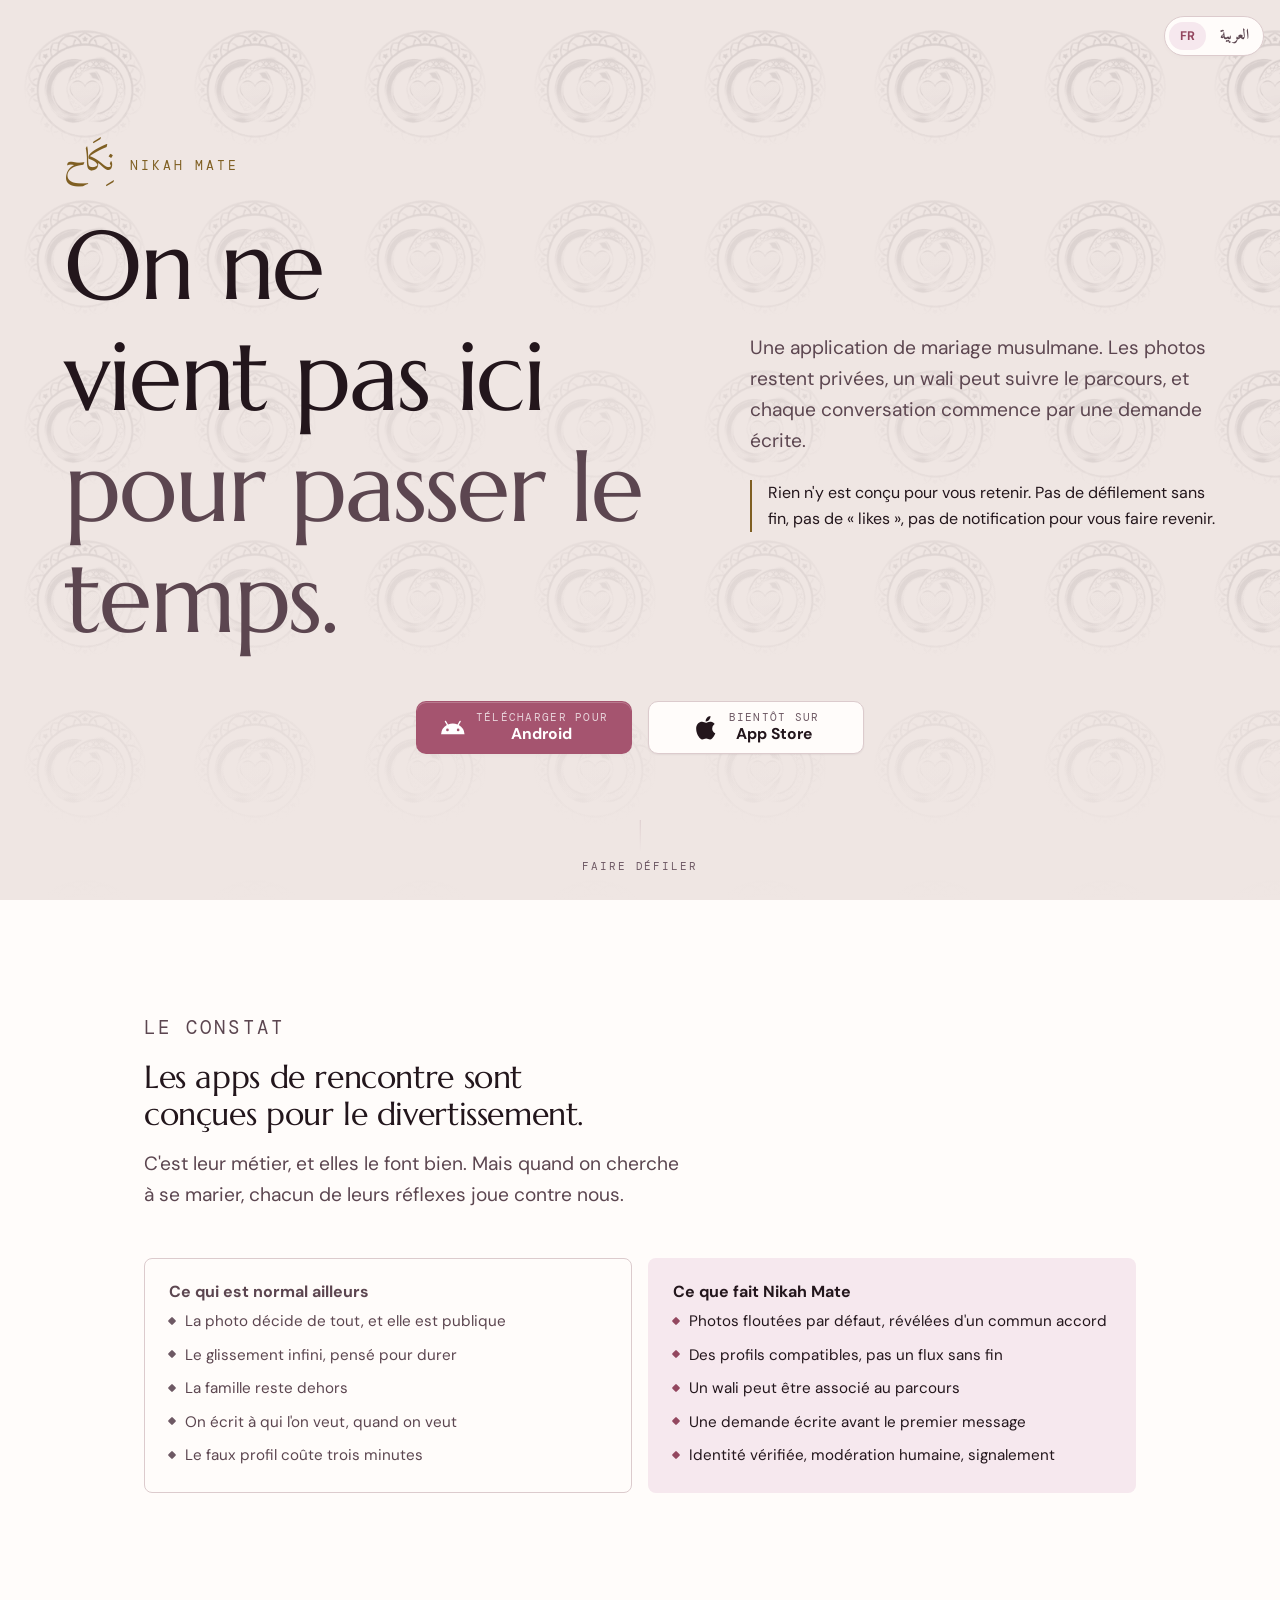
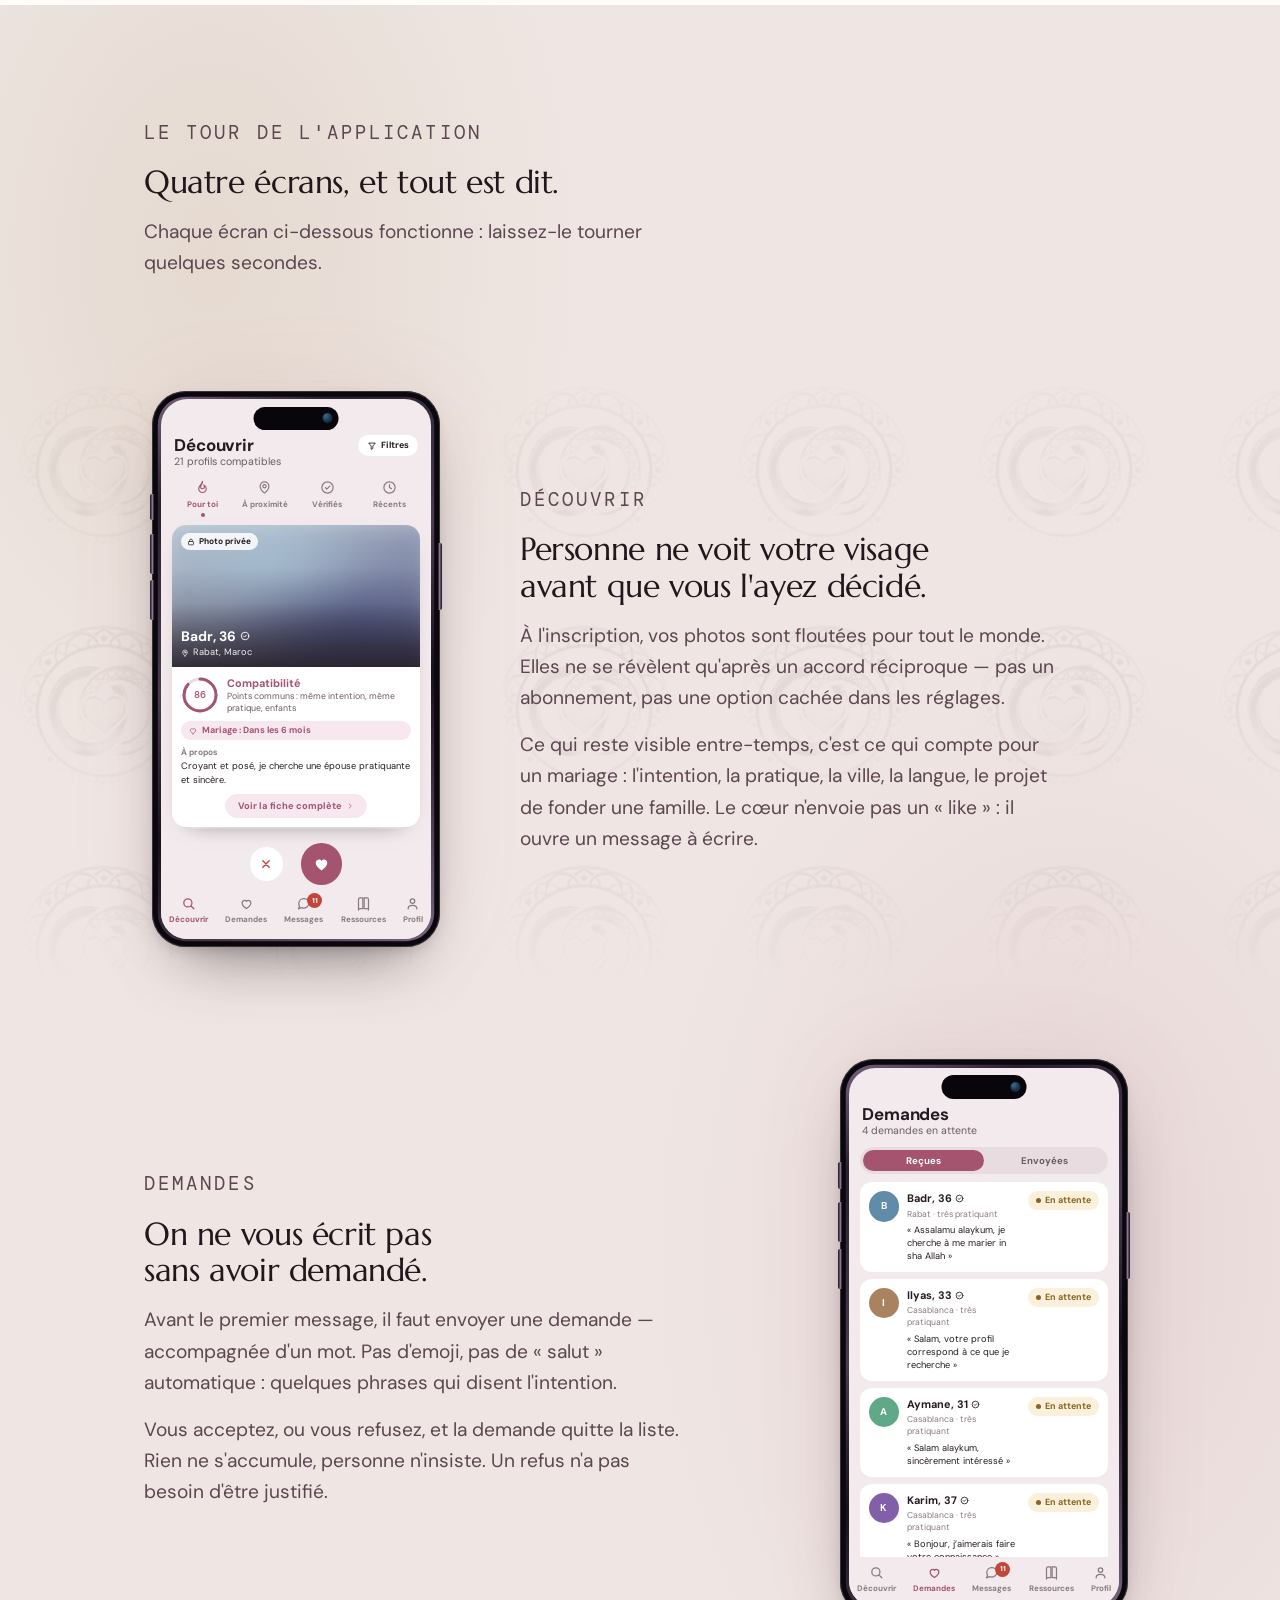
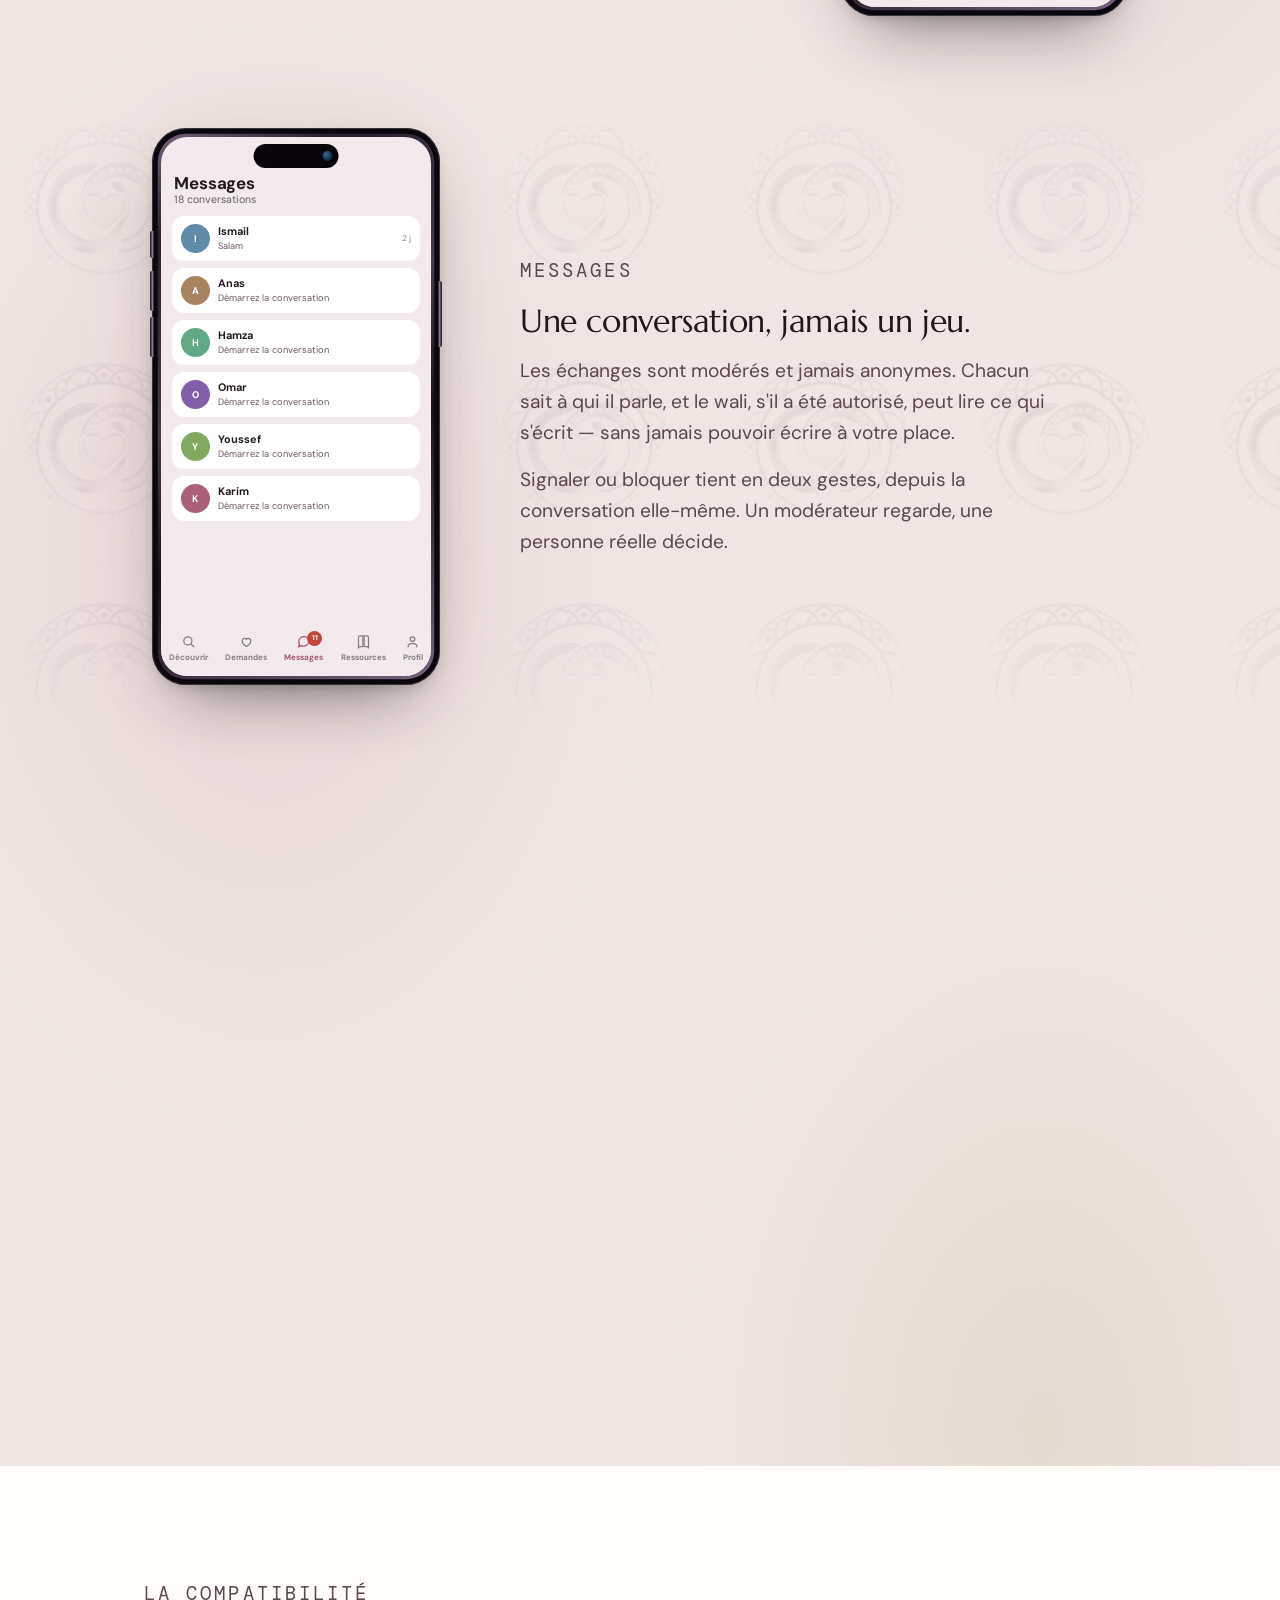
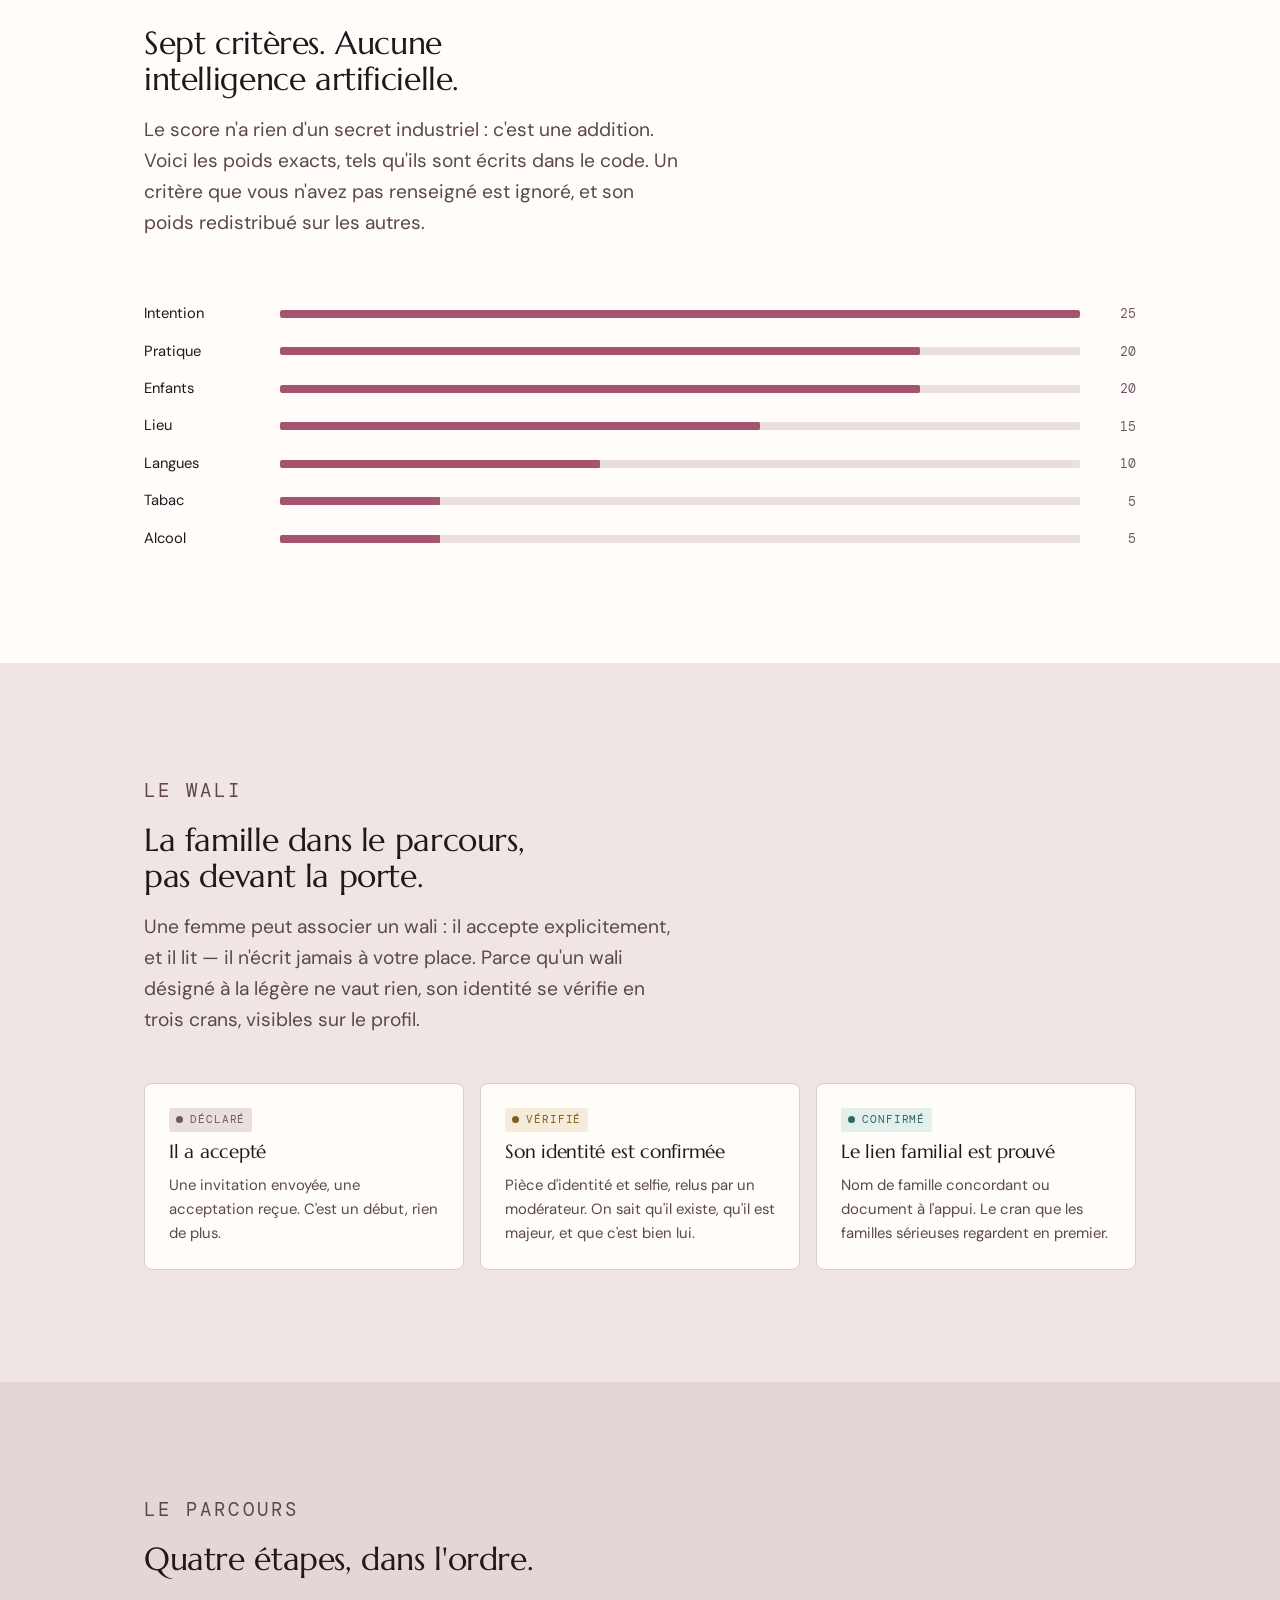
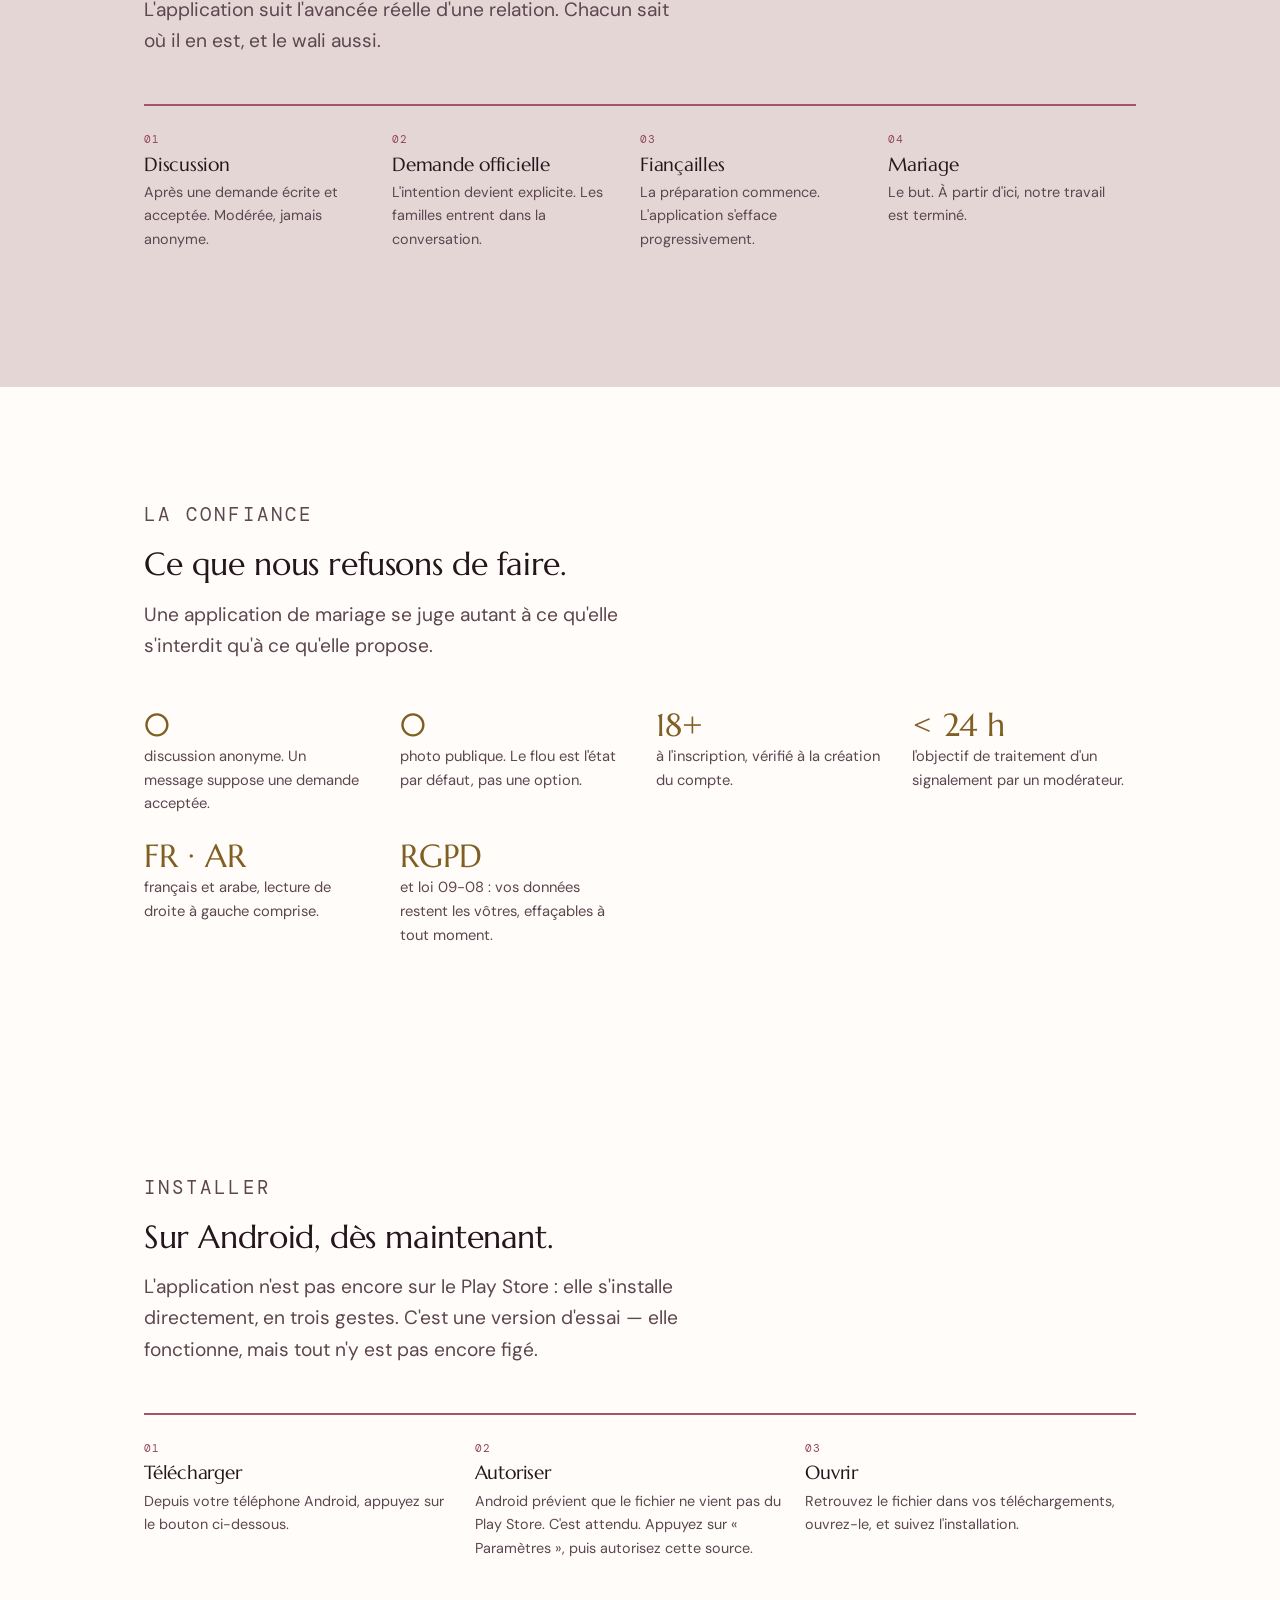
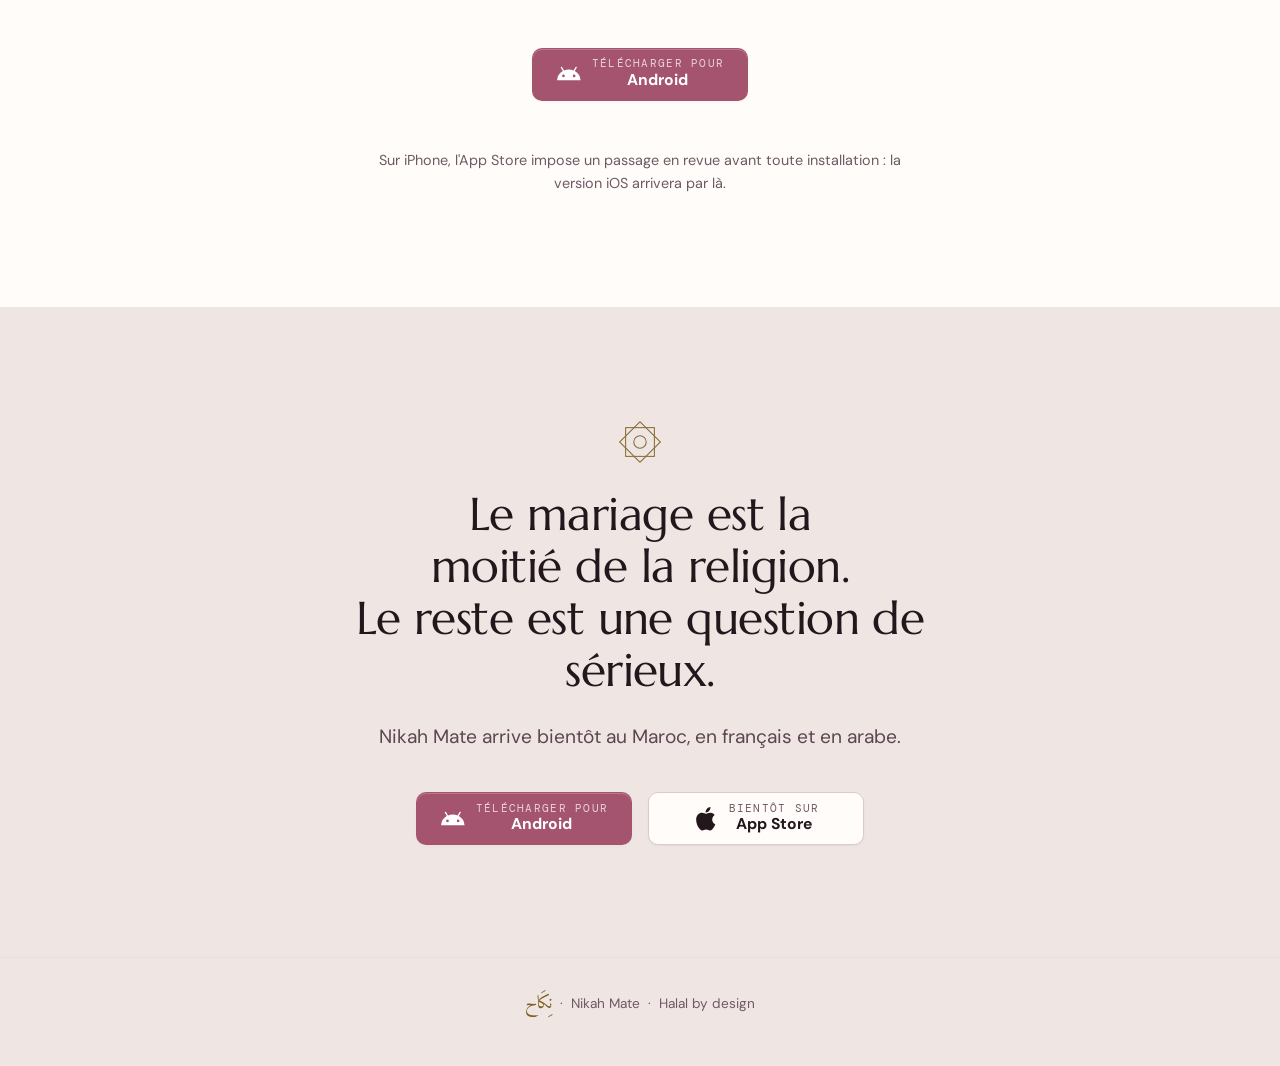
<file: index.html>
<!doctype html>
<html lang="fr">
<head>
<meta charset="utf-8">
<meta name="viewport" content="width=device-width, initial-scale=1">

<title>Nikah Mate — application de mariage musulmane</title>
<meta name="description" content="Une application de mariage musulmane : photos privées par défaut, wali associé au parcours, conversations modérées. Bientôt sur iOS et Android.">

<!-- Adresse publique du site. Si tu passes un jour à un vrai nom de
     domaine, ce sont ces trois lignes à changer : canonical, og:url,
     og:image. -->
<link rel="canonical" href="https://nikah-mate.netlify.app/">

<!-- Les deux versions de la même page. « x-default » désigne celle à
     servir quand la langue du visiteur ne correspond à aucune des deux. -->
<link rel="alternate" hreflang="fr" href="https://nikah-mate.netlify.app/">
<link rel="alternate" hreflang="ar" href="https://nikah-mate.netlify.app/ar/">
<link rel="alternate" hreflang="x-default" href="https://nikah-mate.netlify.app/">

<meta property="og:type" content="website">
<meta property="og:locale" content="fr_FR">
<meta property="og:site_name" content="Nikah Mate">
<meta property="og:title" content="Nikah Mate — application de mariage musulmane">
<meta property="og:description" content="Photos privées par défaut, wali associé au parcours, conversations modérées. On ne vient pas ici pour passer le temps.">
<meta property="og:url" content="https://nikah-mate.netlify.app/">
<meta property="og:image" content="https://nikah-mate.netlify.app/assets/og.png">
<meta property="og:image:width" content="1200">
<meta property="og:image:height" content="630">
<meta property="og:image:alt" content="Le logo de Nikah Mate sur fond aubergine.">
<meta name="twitter:card" content="summary_large_image">

<link rel="icon" type="image/png" sizes="32x32" href="assets/favicon-32.png">
<link rel="apple-touch-icon" href="assets/apple-touch-icon.png">

<!-- La couleur de la barre du navigateur suit le thème du visiteur. -->
<meta name="theme-color" content="#EFE6E3" media="(prefers-color-scheme: light)">
<meta name="theme-color" content="#191014" media="(prefers-color-scheme: dark)">

<link rel="preconnect" href="https://fonts.googleapis.com">
<link rel="preconnect" href="https://fonts.gstatic.com" crossorigin>
<link rel="stylesheet" href="https://fonts.googleapis.com/css2?family=Amiri:wght@400;700&family=DM+Mono:wght@400;500&family=Cairo:wght@400;500;600;700&family=DM+Sans:opsz,wght@9..40,400;9..40,500;9..40,700&family=Marcellus&display=swap">

<link rel="stylesheet" href="assets/styles.css">
<script src="assets/app.js" defer></script>
</head>
<body>

<nav class="langs" aria-label="Langue">
  <a href="/" aria-current="true" lang="fr">FR</a>
  <a href="/ar/" class="ar" lang="ar">العربية</a>
</nav>

<!-- ══ pictogrammes, définis une fois ══ -->
<svg width="0" height="0" style="position:absolute" aria-hidden="true">
  <defs>
    <g id="i-flame"><path d="M12 2c1 4-3 5-3 9a3 3 0 0 0 6 0c0-1-.4-2-1-3 2 1 4 3.5 4 6a6 6 0 0 1-12 0c0-5 5-6 6-12z"/></g>
    <g id="i-pin"><path d="M12 21s7-5.5 7-11a7 7 0 1 0-14 0c0 5.5 7 11 7 11z"/><circle cx="12" cy="10" r="2.6"/></g>
    <g id="i-check-c"><circle cx="12" cy="12" r="9"/><path d="M8.5 12.2l2.4 2.4 4.6-4.8"/></g>
    <g id="i-clock"><circle cx="12" cy="12" r="9"/><path d="M12 7.5V12l3 1.8"/></g>
    <g id="i-search"><circle cx="11" cy="11" r="6.5"/><path d="M16 16l4.5 4.5"/></g>
    <g id="i-hands"><path d="M12 20s-7-4.3-7-9a4 4 0 0 1 7-2.6A4 4 0 0 1 19 11c0 4.7-7 9-7 9z"/></g>
    <g id="i-msg"><path d="M20.5 11.5a7.8 7.8 0 0 1-8.5 7.8 9 9 0 0 1-3.2-.6L4 20.5l1.6-4.2a7.6 7.6 0 0 1-1.1-4A8 8 0 0 1 12 4.3a8 8 0 0 1 8.5 7.2z"/></g>
    <g id="i-book"><path d="M4 5.5A2.5 2.5 0 0 1 6.5 3H11v17H6.5A2.5 2.5 0 0 0 4 22.5z"/><path d="M20 5.5A2.5 2.5 0 0 0 17.5 3H13v17h4.5a2.5 2.5 0 0 1 2.5 2.5z"/></g>
    <g id="i-user"><circle cx="12" cy="8" r="3.6"/><path d="M5 20.5c0-3.6 3.1-5.6 7-5.6s7 2 7 5.6"/></g>
    <g id="i-heart"><path d="M12 20.4S3.8 15.2 3.8 9.6A4.6 4.6 0 0 1 12 6.9a4.6 4.6 0 0 1 8.2 2.7c0 5.6-8.2 10.8-8.2 10.8z"/></g>
    <g id="i-x"><path d="M6.5 6.5l11 11M17.5 6.5l-11 11"/></g>
    <g id="i-funnel"><path d="M4 5h16l-6 7v6l-4 2v-8z"/></g>
    <g id="i-chev"><path d="M9.5 5.5L16 12l-6.5 6.5"/></g>
    <g id="i-lock"><rect x="4.5" y="10.5" width="15" height="10" rx="2.2"/><path d="M8 10.5V7.4a4 4 0 0 1 8 0v3.1"/></g>
    <g id="i-shield"><path d="M12 3l7.5 3v6c0 4.6-3.2 8-7.5 9.5C7.7 20 4.5 16.6 4.5 12V6z"/></g>
    <g id="i-cam"><path d="M3.5 8.5h3.2l1.6-2.2h7.4l1.6 2.2h3.2v11h-17z"/><circle cx="12" cy="13.6" r="3.4"/></g>
    <g id="i-eye-off"><path d="M4 4l16 16"/><path d="M9.6 5.4A9.8 9.8 0 0 1 12 5c5.5 0 9 6 9 6a15 15 0 0 1-3.2 3.9M6.3 7.4A15.6 15.6 0 0 0 3 11s3.5 6 9 6a9.6 9.6 0 0 0 3.6-.7"/></g>
    <g id="i-apple"><path d="M16.36 1.43c0 1.14-.49 2.27-1.17 3.08-.75.9-1.99 1.57-2.99 1.57-.12 0-.23-.02-.3-.03a1.9 1.9 0 0 1-.04-.39c0-1.15.57-2.27 1.21-2.98.8-.94 2.14-1.64 3.24-1.68.03.13.05.28.05.43zm4.57 15.71c-.03.07-.47 1.58-1.52 3.12-.95 1.34-1.94 2.71-3.43 2.71-1.52 0-1.9-.88-3.63-.88-1.7 0-2.3.91-3.67.91-1.38 0-2.33-1.26-3.43-2.8C4 18.38 2.97 15.57 2.97 12.92c0-4.28 2.79-6.55 5.55-6.55 1.45 0 2.67.95 3.6.95.86 0 2.22-1.01 3.9-1.01.61 0 2.88.06 4.37 2.19-.13.09-2.38 1.37-2.38 4.19 0 3.26 2.85 4.42 2.95 4.45z"/></g>
    <g id="i-android"><path d="M17.6 9.48l1.84-3.18a.63.63 0 0 0-.26-.85.64.64 0 0 0-.83.22l-1.88 3.24a11.43 11.43 0 0 0-8.94 0L5.65 5.67a.64.64 0 0 0-.87-.2c-.28.18-.37.54-.22.83L6.4 9.48A10.78 10.78 0 0 0 1 18h22a10.78 10.78 0 0 0-5.4-8.52zM7 15.25a1.25 1.25 0 1 1 0-2.5 1.25 1.25 0 0 1 0 2.5zm10 0a1.25 1.25 0 1 1 0-2.5 1.25 1.25 0 0 1 0 2.5z"/></g>
    <g id="i-pencil"><path d="M15.5 4.5l4 4L8 20H4v-4z"/></g>
  </defs>
</svg>

<div class="progress" aria-hidden="true"></div>

<!-- ══════════════ HÉRO ══════════════ -->
<header class="hero">
  <div id="lattice" aria-hidden="true"></div>

  <div class="hero-inner">
    <div class="wordmark rise" style="--i:0">
      <span class="ar">نِكَاح</span>
      <span class="lat">Nikah&nbsp;Mate</span>
    </div>

    <h1 class="rise" style="--i:1">
      On ne vient pas ici<br>
      <span class="soft">pour passer le temps.</span>
    </h1>

    <div class="hero-side">
      <p class="hero-lede rise" style="--i:2">
        Une application de mariage musulmane. Les photos restent privées,
        un wali peut suivre le parcours, et chaque conversation commence
        par une demande écrite.
      </p>

      <p class="hero-note rise" style="--i:3">
        Rien n'y est conçu pour vous retenir. Pas de défilement sans fin,
        pas de « likes », pas de notification pour vous faire revenir.
      </p>
    </div>

    <div class="cta-row rise" style="--i:4">
      <a class="store store--go" href="https://github.com/bisrikarim/nikah-mate-site/releases/latest/download/nikah-mate.apk" download>
        <svg class="store-ico" viewBox="0 0 24 24" fill="currentColor" aria-hidden="true"><use href="#i-android"/></svg>
        <span class="store-tx">
          <span class="small">Télécharger pour</span>
          <span class="big">Android</span>
        </span>
      </a>
      <span class="store">
        <svg class="store-ico" viewBox="0 0 24 24" fill="currentColor" aria-hidden="true"><use href="#i-apple"/></svg>
        <span class="store-tx">
          <span class="small">Bientôt sur</span>
          <span class="big">App Store</span>
        </span>
      </span>
    </div>
  </div>

  <div class="scroll-hint" aria-hidden="true"><i></i>Faire défiler</div>
</header>

<!-- ══════════════ LE CONSTAT ══════════════ -->
<section class="band band--surface">
  <div class="inner">
    <div class="prose rise">
      <p class="eyebrow">Le constat</p>
      <h2>Les apps de rencontre sont conçues pour le divertissement.</h2>
      <p>C'est leur métier, et elles le font bien. Mais quand on cherche à se marier, chacun de leurs réflexes joue contre nous.</p>
    </div>

    <div class="contrast-grid">
      <div class="pane pane--them rise" style="--i:0">
        <h3>Ce qui est normal ailleurs</h3>
        <ul>
          <li>La photo décide de tout, et elle est publique</li>
          <li>Le glissement infini, pensé pour durer</li>
          <li>La famille reste dehors</li>
          <li>On écrit à qui l'on veut, quand on veut</li>
          <li>Le faux profil coûte trois minutes</li>
        </ul>
      </div>
      <div class="pane pane--us rise" style="--i:1">
        <h3>Ce que fait Nikah Mate</h3>
        <ul>
          <li>Photos floutées par défaut, révélées d'un commun accord</li>
          <li>Des profils compatibles, pas un flux sans fin</li>
          <li>Un wali peut être associé au parcours</li>
          <li>Une demande écrite avant le premier message</li>
          <li>Identité vérifiée, modération humaine, signalement</li>
        </ul>
      </div>
    </div>
  </div>
</section>

<!-- ══════════════════════════════════════════════════════════
     LE TOUR DE L'APPLICATION — quatre écrans, quatre gestes
     ══════════════════════════════════════════════════════════ -->
<section class="band band--tour">
  <div class="inner tour">

    <div class="prose rise">
      <p class="eyebrow">Le tour de l'application</p>
      <h2>Quatre écrans, et tout est dit.</h2>
      <p>Chaque écran ci-dessous fonctionne : laissez-le tourner quelques secondes.</p>
    </div>

    <!-- ── 1. DÉCOUVRIR ── -->
    <div class="scene scene--tiled">
      <div class="ph rise" role="img" aria-label="Écran Découvrir : une carte de profil avec photo floutée, ville, score de compatibilité et les boutons refuser ou envoyer une demande.">
        <div class="ph-screen">
          <div class="ph-head">
            <div style="flex:1">
              <div class="ttl">Découvrir</div>
              <div class="sub">21 profils compatibles</div>
            </div>
            <span class="a-pill" style="background:var(--a-card);color:var(--a-ink);padding:.28rem .55rem">
              <svg class="ico" width="10" height="10" viewBox="0 0 24 24" fill="none" stroke="currentColor" stroke-width="2" stroke-linejoin="round"><use href="#i-funnel"/></svg>
              Filtres
            </span>
          </div>

          <div class="ph-body">
            <div>
              <div class="sorttabs" id="d-tabs">
                <div class="sorttab on"><svg class="ico" width="15" height="15" viewBox="0 0 24 24" fill="none" stroke="currentColor" stroke-width="1.9" stroke-linejoin="round"><use href="#i-flame"/></svg><span>Pour toi</span></div>
                <div class="sorttab"><svg class="ico" width="15" height="15" viewBox="0 0 24 24" fill="none" stroke="currentColor" stroke-width="1.9" stroke-linejoin="round"><use href="#i-pin"/></svg><span>À proximité</span></div>
                <div class="sorttab"><svg class="ico" width="15" height="15" viewBox="0 0 24 24" fill="none" stroke="currentColor" stroke-width="1.9" stroke-linecap="round" stroke-linejoin="round"><use href="#i-check-c"/></svg><span>Vérifiés</span></div>
                <div class="sorttab"><svg class="ico" width="15" height="15" viewBox="0 0 24 24" fill="none" stroke="currentColor" stroke-width="1.9" stroke-linecap="round"><use href="#i-clock"/></svg><span>Récents</span></div>
              </div>
              <div class="dotrail"><b id="d-dot"></b></div>
            </div>

            <div class="stack" id="d-stack"></div>

            <div class="dacts">
              <div class="dbtn dbtn--no"><svg class="ico" width="14" height="14" viewBox="0 0 24 24" fill="none" stroke="currentColor" stroke-width="2.4" stroke-linecap="round"><use href="#i-x"/></svg></div>
              <div class="dbtn dbtn--yes" id="d-heart"><svg class="ico" width="17" height="17" viewBox="0 0 24 24" fill="currentColor"><use href="#i-heart"/></svg></div>
            </div>
          </div>

          <nav class="ph-tabs">
            <div class="ph-tab on"><svg class="ico" width="15" height="15" viewBox="0 0 24 24" fill="none" stroke="currentColor" stroke-width="2" stroke-linecap="round"><use href="#i-search"/></svg><span>Découvrir</span></div>
            <div class="ph-tab"><svg class="ico" width="15" height="15" viewBox="0 0 24 24" fill="none" stroke="currentColor" stroke-width="2" stroke-linejoin="round"><use href="#i-hands"/></svg><span>Demandes</span></div>
            <div class="ph-tab"><svg class="ico" width="15" height="15" viewBox="0 0 24 24" fill="none" stroke="currentColor" stroke-width="2" stroke-linejoin="round"><use href="#i-msg"/></svg><span>Messages</span><em class="nb">11</em></div>
            <div class="ph-tab"><svg class="ico" width="15" height="15" viewBox="0 0 24 24" fill="none" stroke="currentColor" stroke-width="2" stroke-linejoin="round"><use href="#i-book"/></svg><span>Ressources</span></div>
            <div class="ph-tab"><svg class="ico" width="15" height="15" viewBox="0 0 24 24" fill="none" stroke="currentColor" stroke-width="2" stroke-linecap="round"><use href="#i-user"/></svg><span>Profil</span></div>
          </nav>
        </div>
      </div>

      <div class="prose rise" style="--i:1">
        <p class="eyebrow">Découvrir</p>
        <h2>Personne ne voit votre visage avant que vous l'ayez décidé.</h2>
        <p>
          À l'inscription, vos photos sont floutées pour tout le monde. Elles ne se
          révèlent qu'après un accord réciproque — pas un abonnement, pas une option
          cachée dans les réglages.
        </p>
        <p>
          Ce qui reste visible entre-temps, c'est ce qui compte pour un mariage :
          l'intention, la pratique, la ville, la langue, le projet de fonder une famille.
          Le cœur n'envoie pas un « like » : il ouvre un message à écrire.
        </p>
      </div>
    </div>

    <!-- ── 2. DEMANDES ── -->
    <div class="scene scene--flip">
      <div class="ph rise" role="img" aria-label="Écran Demandes : les demandes reçues, avec leur statut en attente ou acceptée.">
        <div class="ph-screen">
          <div class="ph-head">
            <div style="flex:1">
              <div class="ttl">Demandes</div>
              <div class="sub" id="r-count">4 demandes en attente</div>
            </div>
          </div>

          <div class="ph-body">
            <div class="seg" id="r-seg">
              <b></b>
              <span class="on">Reçues</span>
              <span>Envoyées</span>
            </div>
            <div class="reqlist" id="r-list"></div>
          </div>

          <nav class="ph-tabs">
            <div class="ph-tab"><svg class="ico" width="15" height="15" viewBox="0 0 24 24" fill="none" stroke="currentColor" stroke-width="2" stroke-linecap="round"><use href="#i-search"/></svg><span>Découvrir</span></div>
            <div class="ph-tab on"><svg class="ico" width="15" height="15" viewBox="0 0 24 24" fill="none" stroke="currentColor" stroke-width="2" stroke-linejoin="round"><use href="#i-hands"/></svg><span>Demandes</span></div>
            <div class="ph-tab"><svg class="ico" width="15" height="15" viewBox="0 0 24 24" fill="none" stroke="currentColor" stroke-width="2" stroke-linejoin="round"><use href="#i-msg"/></svg><span>Messages</span><em class="nb">11</em></div>
            <div class="ph-tab"><svg class="ico" width="15" height="15" viewBox="0 0 24 24" fill="none" stroke="currentColor" stroke-width="2" stroke-linejoin="round"><use href="#i-book"/></svg><span>Ressources</span></div>
            <div class="ph-tab"><svg class="ico" width="15" height="15" viewBox="0 0 24 24" fill="none" stroke="currentColor" stroke-width="2" stroke-linecap="round"><use href="#i-user"/></svg><span>Profil</span></div>
          </nav>
        </div>
      </div>

      <div class="prose rise" style="--i:1">
        <p class="eyebrow">Demandes</p>
        <h2>On ne vous écrit pas sans avoir demandé.</h2>
        <p>
          Avant le premier message, il faut envoyer une demande — accompagnée d'un mot.
          Pas d'emoji, pas de « salut » automatique : quelques phrases qui disent
          l'intention.
        </p>
        <p>
          Vous acceptez, ou vous refusez, et la demande quitte la liste. Rien ne
          s'accumule, personne n'insiste. Un refus n'a pas besoin d'être justifié.
        </p>
      </div>
    </div>

    <!-- ── 3. MESSAGES ── -->
    <div class="scene scene--tiled">
      <div class="ph rise" role="img" aria-label="Écran Messages : la liste des conversations en cours.">
        <div class="ph-screen">
          <div class="ph-head">
            <div style="flex:1">
              <div class="ttl">Messages</div>
              <div class="sub">18 conversations</div>
            </div>
          </div>

          <div class="ph-body">
            <div class="convlist" id="m-list"></div>
          </div>

          <nav class="ph-tabs">
            <div class="ph-tab"><svg class="ico" width="15" height="15" viewBox="0 0 24 24" fill="none" stroke="currentColor" stroke-width="2" stroke-linecap="round"><use href="#i-search"/></svg><span>Découvrir</span></div>
            <div class="ph-tab"><svg class="ico" width="15" height="15" viewBox="0 0 24 24" fill="none" stroke="currentColor" stroke-width="2" stroke-linejoin="round"><use href="#i-hands"/></svg><span>Demandes</span></div>
            <div class="ph-tab on"><svg class="ico" width="15" height="15" viewBox="0 0 24 24" fill="none" stroke="currentColor" stroke-width="2" stroke-linejoin="round"><use href="#i-msg"/></svg><span>Messages</span><em class="nb" id="m-badge">11</em></div>
            <div class="ph-tab"><svg class="ico" width="15" height="15" viewBox="0 0 24 24" fill="none" stroke="currentColor" stroke-width="2" stroke-linejoin="round"><use href="#i-book"/></svg><span>Ressources</span></div>
            <div class="ph-tab"><svg class="ico" width="15" height="15" viewBox="0 0 24 24" fill="none" stroke="currentColor" stroke-width="2" stroke-linecap="round"><use href="#i-user"/></svg><span>Profil</span></div>
          </nav>
        </div>
      </div>

      <div class="prose rise" style="--i:1">
        <p class="eyebrow">Messages</p>
        <h2>Une conversation, jamais un jeu.</h2>
        <p>
          Les échanges sont modérés et jamais anonymes. Chacun sait à qui il parle, et
          le wali, s'il a été autorisé, peut lire ce qui s'écrit — sans jamais pouvoir
          écrire à votre place.
        </p>
        <p>
          Signaler ou bloquer tient en deux gestes, depuis la conversation elle-même.
          Un modérateur regarde, une personne réelle décide.
        </p>
      </div>
    </div>

    <!-- ── 4. PROFIL ── -->
    <div class="scene scene--flip">
      <div class="ph rise" role="img" aria-label="Écran Profil : les photos privées, l'interrupteur de floutage, l'accès au wali et à la double authentification.">
        <div class="ph-screen">
          <div class="ph-head"><div class="ttl">Profil</div></div>

          <div class="ph-body">
            <div class="pcard">
              <div class="pav">
                <div class="circle">Z</div>
                <div class="badge"><svg class="ico" width="9" height="9" viewBox="0 0 24 24" fill="none" stroke="currentColor" stroke-width="2.4" stroke-linecap="round"><use href="#i-lock"/></svg></div>
              </div>
              <div class="nm">
                zineb
                <svg class="ico" width="11" height="11" viewBox="0 0 24 24" fill="none" stroke="var(--a-accent)" stroke-width="2.2" stroke-linecap="round" stroke-linejoin="round"><use href="#i-check-c"/></svg>
              </div>
              <div class="mt">20 ans · Casablanca</div>
              <div class="em">flowsbridge360@gmail.com</div>
              <span class="pbtn">
                <svg class="ico" width="9" height="9" viewBox="0 0 24 24" fill="none" stroke="currentColor" stroke-width="2" stroke-linejoin="round"><use href="#i-pencil"/></svg>
                Modifier mon profil
              </span>
            </div>

            <div class="psec">
              <div>
                <div class="h">Mes photos privées</div>
                <div class="s">Visibles seulement après accord mutuel</div>
              </div>

              <div class="photos">
                <div class="photo blurred" id="p-photo">
                  <div class="img" style="background:
                    radial-gradient(58% 52% at 42% 30%, #C9A9B6, transparent 68%),
                    radial-gradient(66% 58% at 70% 74%, #6E5460, transparent 72%),
                    linear-gradient(155deg, #EADCE1, #7C6470)"></div>
                  <div class="x"><svg class="ico" width="7" height="7" viewBox="0 0 24 24" fill="none" stroke="currentColor" stroke-width="3.4" stroke-linecap="round"><use href="#i-x"/></svg></div>
                </div>
                <div class="photo photo--add">
                  <svg class="ico" width="15" height="15" viewBox="0 0 24 24" fill="none" stroke="currentColor" stroke-width="1.8" stroke-linejoin="round"><use href="#i-cam"/></svg>
                </div>
              </div>

              <div class="prow">
                <div class="ic"><svg class="ico" width="11" height="11" viewBox="0 0 24 24" fill="none" stroke="currentColor" stroke-width="2" stroke-linecap="round"><use href="#i-eye-off"/></svg></div>
                <div class="tx">
                  <b>Flouter mes photos</b>
                  <span>Dans la découverte, ta photo reste floutée jusqu'à un accord mutuel.</span>
                </div>
                <div class="sw on" id="p-switch"><i></i></div>
              </div>
            </div>

            <div class="psec pmenu">
              <div>
                <div class="ic" style="width:1.5rem;height:1.5rem;border-radius:8px;background:var(--a-wash);color:var(--a-accent);display:grid;place-items:center">
                  <svg class="ico" width="11" height="11" viewBox="0 0 24 24" fill="none" stroke="currentColor" stroke-width="2" stroke-linejoin="round"><use href="#i-shield"/></svg>
                </div>
                Mon wali
                <svg class="ico ch" width="11" height="11" viewBox="0 0 24 24" fill="none" stroke="currentColor" stroke-width="2.2" stroke-linecap="round"><use href="#i-chev"/></svg>
              </div>
              <div>
                <div class="ic" style="width:1.5rem;height:1.5rem;border-radius:8px;background:var(--a-wash);color:var(--a-accent);display:grid;place-items:center">
                  <svg class="ico" width="11" height="11" viewBox="0 0 24 24" fill="none" stroke="currentColor" stroke-width="2" stroke-linecap="round"><use href="#i-lock"/></svg>
                </div>
                Double authentification
                <svg class="ico ch" width="11" height="11" viewBox="0 0 24 24" fill="none" stroke="currentColor" stroke-width="2.2" stroke-linecap="round"><use href="#i-chev"/></svg>
              </div>
            </div>
          </div>

          <nav class="ph-tabs">
            <div class="ph-tab"><svg class="ico" width="15" height="15" viewBox="0 0 24 24" fill="none" stroke="currentColor" stroke-width="2" stroke-linecap="round"><use href="#i-search"/></svg><span>Découvrir</span></div>
            <div class="ph-tab"><svg class="ico" width="15" height="15" viewBox="0 0 24 24" fill="none" stroke="currentColor" stroke-width="2" stroke-linejoin="round"><use href="#i-hands"/></svg><span>Demandes</span></div>
            <div class="ph-tab"><svg class="ico" width="15" height="15" viewBox="0 0 24 24" fill="none" stroke="currentColor" stroke-width="2" stroke-linejoin="round"><use href="#i-msg"/></svg><span>Messages</span><em class="nb">11</em></div>
            <div class="ph-tab"><svg class="ico" width="15" height="15" viewBox="0 0 24 24" fill="none" stroke="currentColor" stroke-width="2" stroke-linejoin="round"><use href="#i-book"/></svg><span>Ressources</span></div>
            <div class="ph-tab on"><svg class="ico" width="15" height="15" viewBox="0 0 24 24" fill="none" stroke="currentColor" stroke-width="2" stroke-linecap="round"><use href="#i-user"/></svg><span>Profil</span></div>
          </nav>
        </div>
      </div>

      <div class="prose rise" style="--i:1">
        <p class="eyebrow">Profil</p>
        <h2>Le contrôle est du côté de la personne, pas de l'application.</h2>
        <p>
          Un seul interrupteur commande la visibilité de vos photos, et il est activé
          par défaut. Le désactiver est un choix conscient, jamais un réglage par
          omission.
        </p>
        <p>
          Depuis le même écran : associer un wali, activer la double authentification,
          exporter ou supprimer son compte. Rien n'est enterré dans un sous-menu.
        </p>
      </div>
    </div>

  </div>
</section>

<!-- ══════════════ COMPATIBILITÉ ══════════════ -->
<section class="band band--surface">
  <div class="inner">
    <div class="prose rise">
      <p class="eyebrow">La compatibilité</p>
      <h2>Sept critères. Aucune intelligence artificielle.</h2>
      <p>
        Le score n'a rien d'un secret industriel : c'est une addition. Voici les poids
        exacts, tels qu'ils sont écrits dans le code. Un critère que vous n'avez pas
        renseigné est ignoré, et son poids redistribué sur les autres.
      </p>
    </div>

    <div class="weights rise">
      <div class="w-row"><span class="lbl">Intention</span><div class="w-track"><div class="w-fill" style="--w:1;   --i:0"></div></div><span class="num mono">25</span></div>
      <div class="w-row"><span class="lbl">Pratique</span><div class="w-track"><div class="w-fill" style="--w:0.8; --i:1"></div></div><span class="num mono">20</span></div>
      <div class="w-row"><span class="lbl">Enfants</span><div class="w-track"><div class="w-fill" style="--w:0.8; --i:2"></div></div><span class="num mono">20</span></div>
      <div class="w-row"><span class="lbl">Lieu</span><div class="w-track"><div class="w-fill" style="--w:0.6; --i:3"></div></div><span class="num mono">15</span></div>
      <div class="w-row"><span class="lbl">Langues</span><div class="w-track"><div class="w-fill" style="--w:0.4; --i:4"></div></div><span class="num mono">10</span></div>
      <div class="w-row"><span class="lbl">Tabac</span><div class="w-track"><div class="w-fill" style="--w:0.2; --i:5"></div></div><span class="num mono">5</span></div>
      <div class="w-row"><span class="lbl">Alcool</span><div class="w-track"><div class="w-fill" style="--w:0.2; --i:6"></div></div><span class="num mono">5</span></div>
    </div>
  </div>
</section>

<!-- ══════════════ LE WALI ══════════════ -->
<section class="band">
  <div class="inner">
    <div class="prose rise">
      <p class="eyebrow">Le wali</p>
      <h2>La famille dans le parcours, pas devant la porte.</h2>
      <p>
        Une femme peut associer un wali : il accepte explicitement, et il lit — il
        n'écrit jamais à votre place. Parce qu'un wali désigné à la légère ne vaut
        rien, son identité se vérifie en trois crans, visibles sur le profil.
      </p>
    </div>

    <div class="tiers">
      <div class="tier tier--1 rise" style="--i:0">
        <span class="chip">Déclaré</span>
        <h3>Il a accepté</h3>
        <p>Une invitation envoyée, une acceptation reçue. C'est un début, rien de plus.</p>
      </div>
      <div class="tier tier--2 rise" style="--i:1">
        <span class="chip">Vérifié</span>
        <h3>Son identité est confirmée</h3>
        <p>Pièce d'identité et selfie, relus par un modérateur. On sait qu'il existe, qu'il est majeur, et que c'est bien lui.</p>
      </div>
      <div class="tier tier--3 rise" style="--i:2">
        <span class="chip">Confirmé</span>
        <h3>Le lien familial est prouvé</h3>
        <p>Nom de famille concordant ou document à l'appui. Le cran que les familles sérieuses regardent en premier.</p>
      </div>
    </div>
  </div>
</section>

<!-- ══════════════ LE PARCOURS ══════════════ -->
<section class="band band--deep">
  <div class="inner">
    <div class="prose rise">
      <p class="eyebrow">Le parcours</p>
      <h2>Quatre étapes, dans l'ordre.</h2>
      <p>L'application suit l'avancée réelle d'une relation. Chacun sait où il en est, et le wali aussi.</p>
    </div>

    <div class="path">
      <div class="step rise" style="--i:0"><span class="n mono">01</span><h3>Discussion</h3><p>Après une demande écrite et acceptée. Modérée, jamais anonyme.</p></div>
      <div class="step rise" style="--i:1"><span class="n mono">02</span><h3>Demande officielle</h3><p>L'intention devient explicite. Les familles entrent dans la conversation.</p></div>
      <div class="step rise" style="--i:2"><span class="n mono">03</span><h3>Fiançailles</h3><p>La préparation commence. L'application s'efface progressivement.</p></div>
      <div class="step rise" style="--i:3"><span class="n mono">04</span><h3>Mariage</h3><p>Le but. À partir d'ici, notre travail est terminé.</p></div>
    </div>
  </div>
</section>

<!-- ══════════════ CONFIANCE ══════════════ -->
<section class="band band--surface">
  <div class="inner">
    <div class="prose rise">
      <p class="eyebrow">La confiance</p>
      <h2>Ce que nous refusons de faire.</h2>
      <p>Une application de mariage se juge autant à ce qu'elle s'interdit qu'à ce qu'elle propose.</p>
    </div>

    <div class="facts">
      <div class="fact rise" style="--i:0"><span class="big">0</span><span class="k">discussion anonyme. Un message suppose une demande acceptée.</span></div>
      <div class="fact rise" style="--i:1"><span class="big">0</span><span class="k">photo publique. Le flou est l'état par défaut, pas une option.</span></div>
      <div class="fact rise" style="--i:2"><span class="big">18+</span><span class="k">à l'inscription, vérifié à la création du compte.</span></div>
      <div class="fact rise" style="--i:3"><span class="big">&lt;&nbsp;24&nbsp;h</span><span class="k">l'objectif de traitement d'un signalement par un modérateur.</span></div>
      <div class="fact rise" style="--i:4"><span class="big">FR&nbsp;·&nbsp;AR</span><span class="k">français et arabe, lecture de droite à gauche comprise.</span></div>
      <div class="fact rise" style="--i:5"><span class="big">RGPD</span><span class="k">et loi 09-08 : vos données restent les vôtres, effaçables à tout moment.</span></div>
    </div>
  </div>
</section>

<!-- ══════════════ INSTALLER ══════════════ -->
<section class="band band--surface">
  <div class="inner">
    <div class="prose rise">
      <p class="eyebrow">Installer</p>
      <h2>Sur Android, dès maintenant.</h2>
      <p>
        L'application n'est pas encore sur le Play Store : elle s'installe
        directement, en trois gestes. C'est une version d'essai — elle
        fonctionne, mais tout n'y est pas encore figé.
      </p>
    </div>

    <div class="path">
      <div class="step rise" style="--i:0">
        <span class="n mono">01</span>
        <h3>Télécharger</h3>
        <p>Depuis votre téléphone Android, appuyez sur le bouton ci-dessous.</p>
      </div>
      <div class="step rise" style="--i:1">
        <span class="n mono">02</span>
        <h3>Autoriser</h3>
        <p>
          Android prévient que le fichier ne vient pas du Play Store. C'est
          attendu. Appuyez sur « Paramètres », puis autorisez cette source.
        </p>
      </div>
      <div class="step rise" style="--i:2">
        <span class="n mono">03</span>
        <h3>Ouvrir</h3>
        <p>Retrouvez le fichier dans vos téléchargements, ouvrez-le, et suivez l'installation.</p>
      </div>
    </div>

    <div class="cta-row rise" style="justify-content: center">
      <a class="store store--go" href="https://github.com/bisrikarim/nikah-mate-site/releases/latest/download/nikah-mate.apk" download>
        <svg class="store-ico" viewBox="0 0 24 24" fill="currentColor" aria-hidden="true"><use href="#i-android"/></svg>
        <span class="store-tx">
          <span class="small">Télécharger pour</span>
          <span class="big">Android</span>
        </span>
      </a>
    </div>

    <p class="rise" style="text-align:center; font-size:0.9rem; color:var(--ink-mute); max-width:34rem; margin:0 auto">
      Sur iPhone, l'App Store impose un passage en revue avant toute
      installation : la version iOS arrivera par là.
    </p>
  </div>
</section>

<!-- ══════════════ CLÔTURE ══════════════ -->
<section class="band">
  <div class="close rise">
    <svg class="seal" viewBox="0 0 48 48" fill="none" stroke="currentColor" stroke-width="1.1" aria-hidden="true">
      <rect x="9" y="9" width="30" height="30" />
      <rect x="9" y="9" width="30" height="30" transform="rotate(45 24 24)" />
      <circle cx="24" cy="24" r="6.5" />
    </svg>

    <h2>Le mariage est la moitié de la religion.<br>Le reste est une question de sérieux.</h2>

    <p style="color: var(--ink-soft); font-size: var(--t-1)">
      Nikah Mate arrive bientôt au Maroc, en français et en arabe.
    </p>

    <div class="cta-row">
      <a class="store store--go" href="https://github.com/bisrikarim/nikah-mate-site/releases/latest/download/nikah-mate.apk" download>
        <svg class="store-ico" viewBox="0 0 24 24" fill="currentColor" aria-hidden="true"><use href="#i-android"/></svg>
        <span class="store-tx">
          <span class="small">Télécharger pour</span>
          <span class="big">Android</span>
        </span>
      </a>
      <span class="store">
        <svg class="store-ico" viewBox="0 0 24 24" fill="currentColor" aria-hidden="true"><use href="#i-apple"/></svg>
        <span class="store-tx">
          <span class="small">Bientôt sur</span>
          <span class="big">App Store</span>
        </span>
      </span>
    </div>
  </div>
</section>

<footer>
  <span class="ar" style="font-size: 1.1rem; color: var(--brass)">نِكَاح</span>
  &nbsp;·&nbsp; Nikah Mate &nbsp;·&nbsp; Halal by design
</footer>

</body>
</html>
</file>
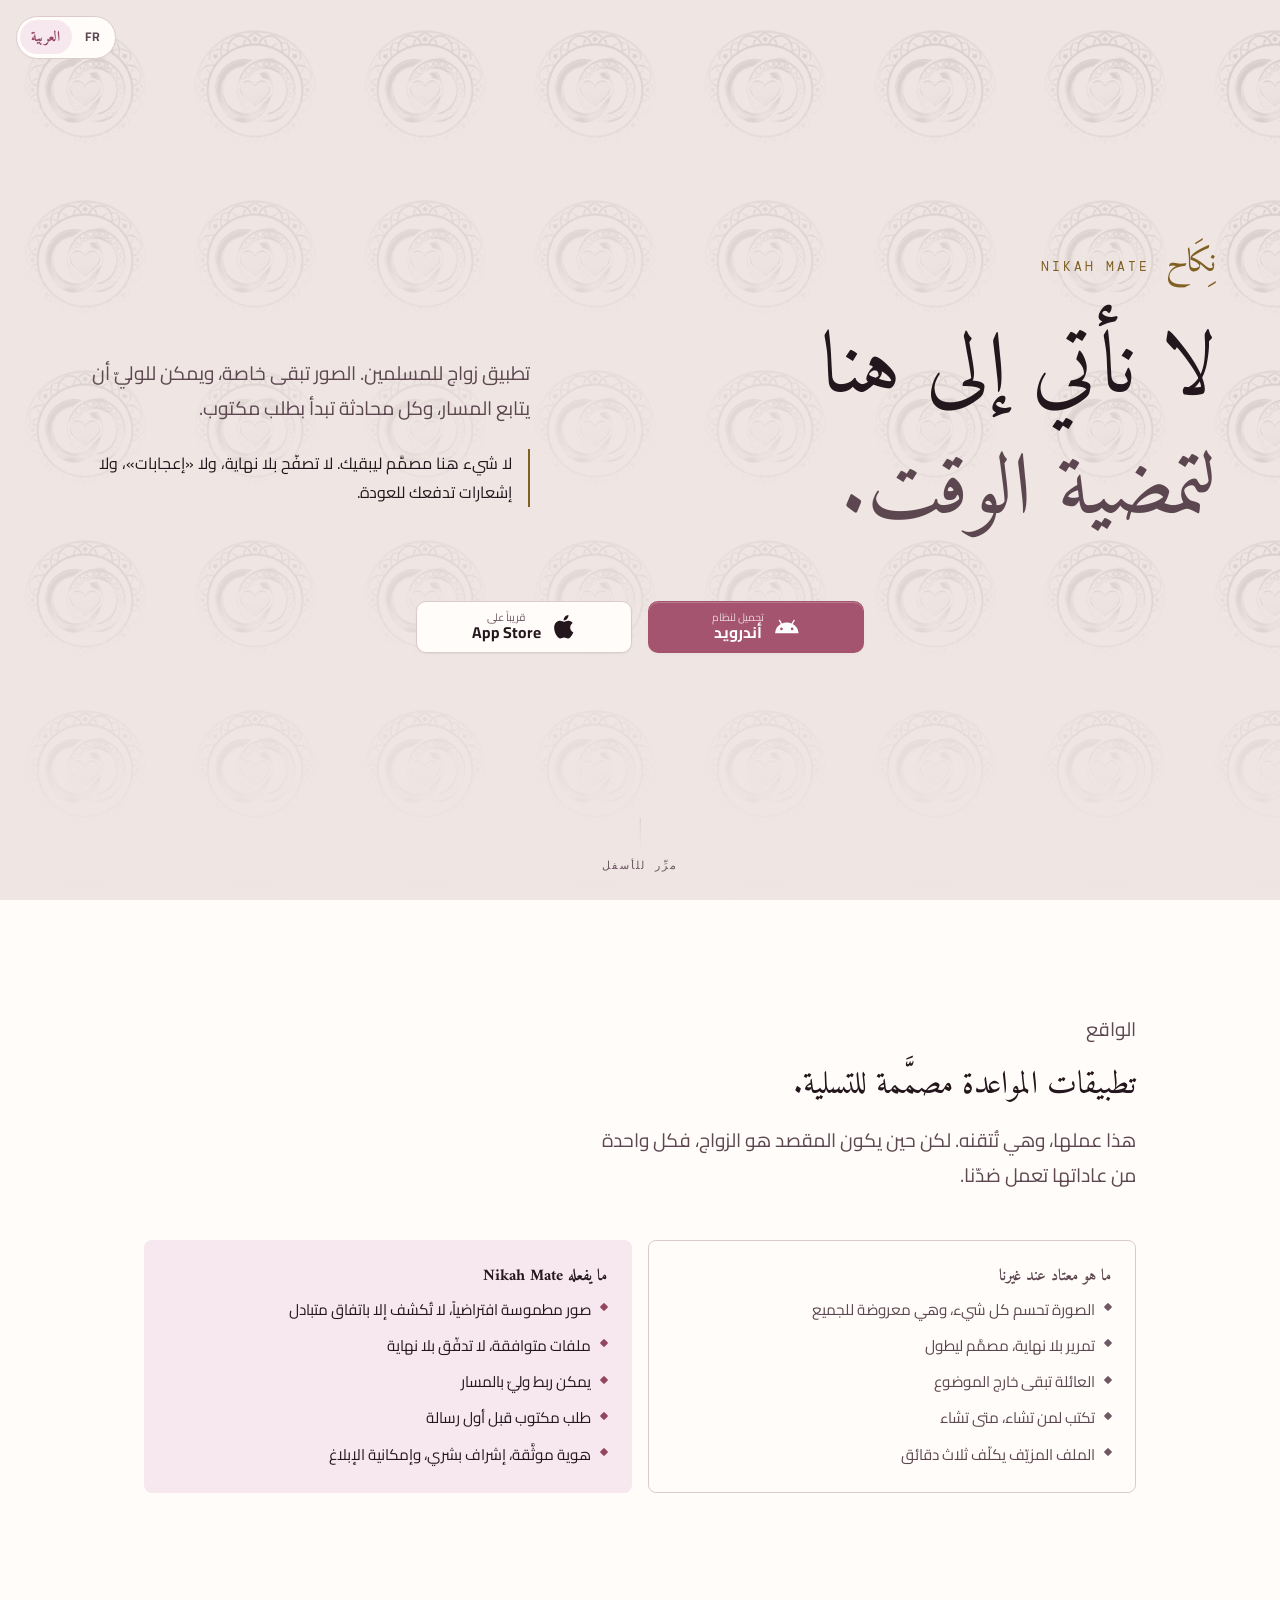
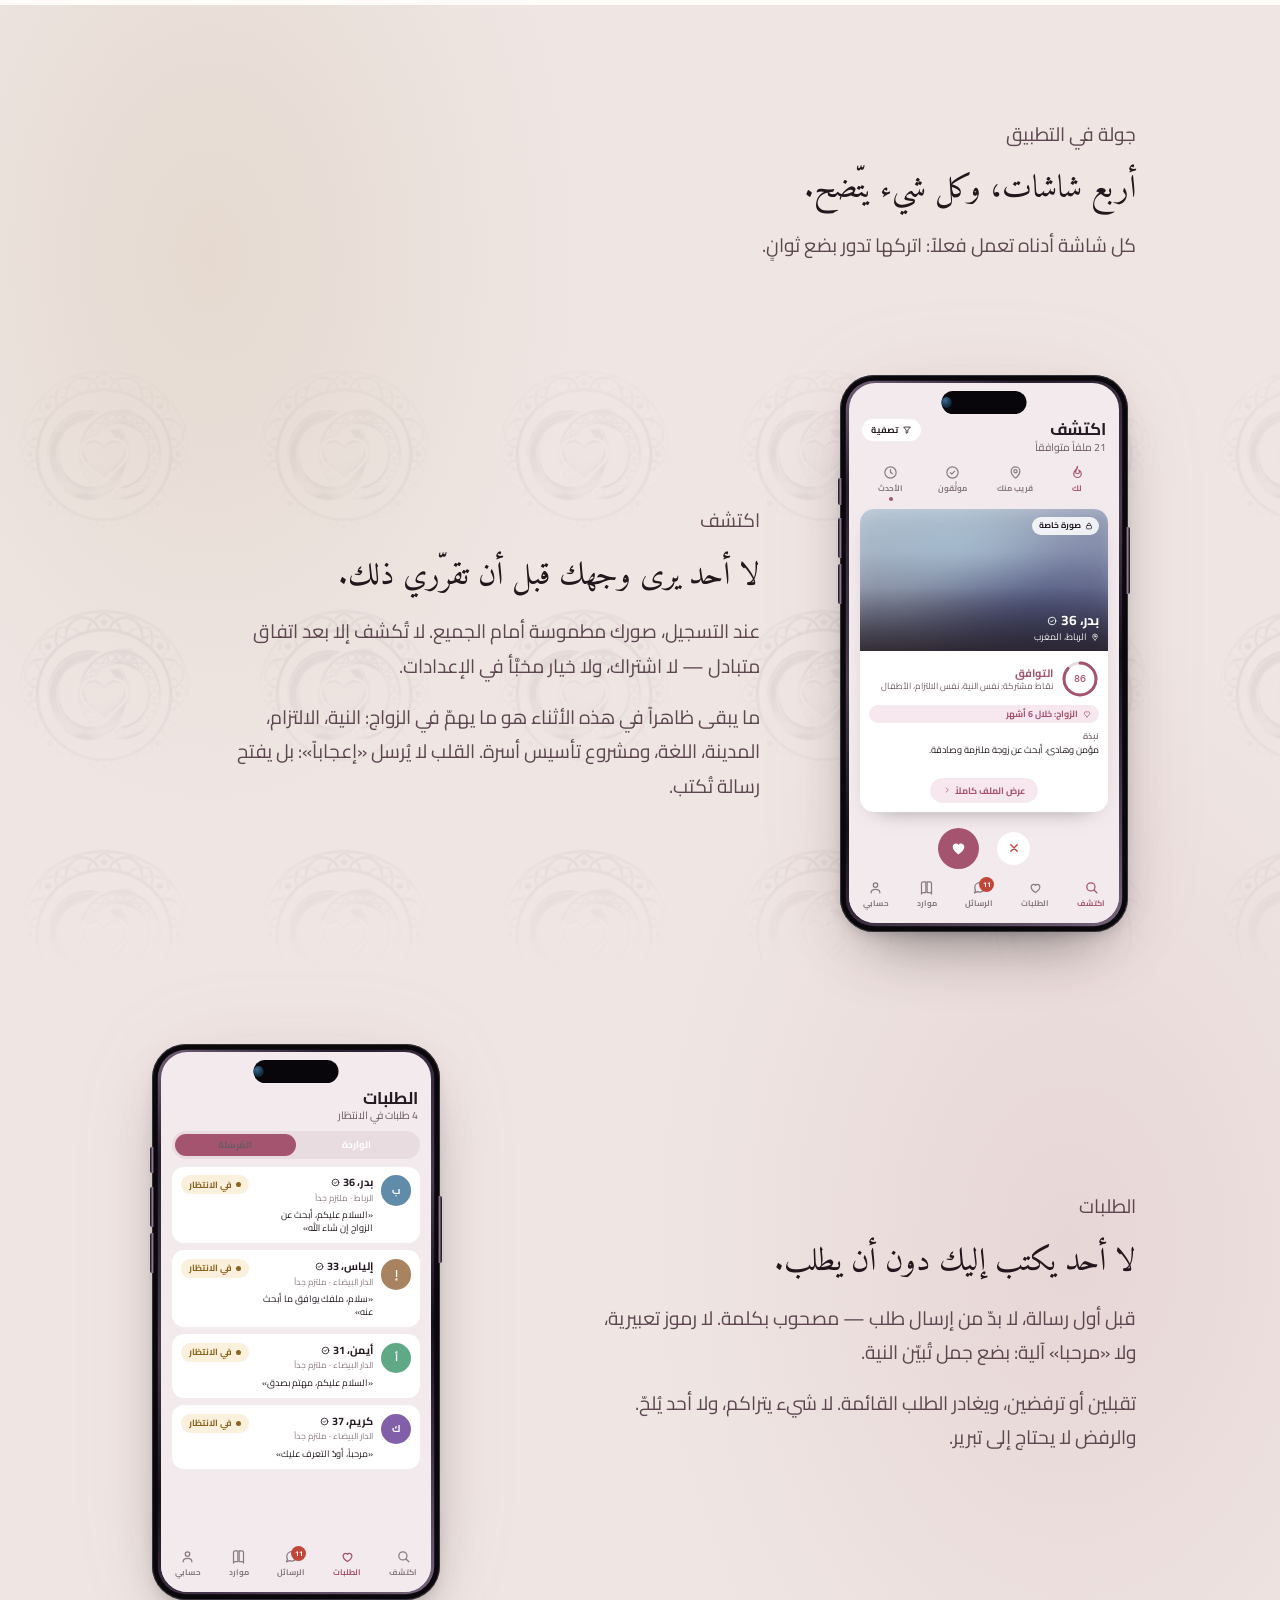
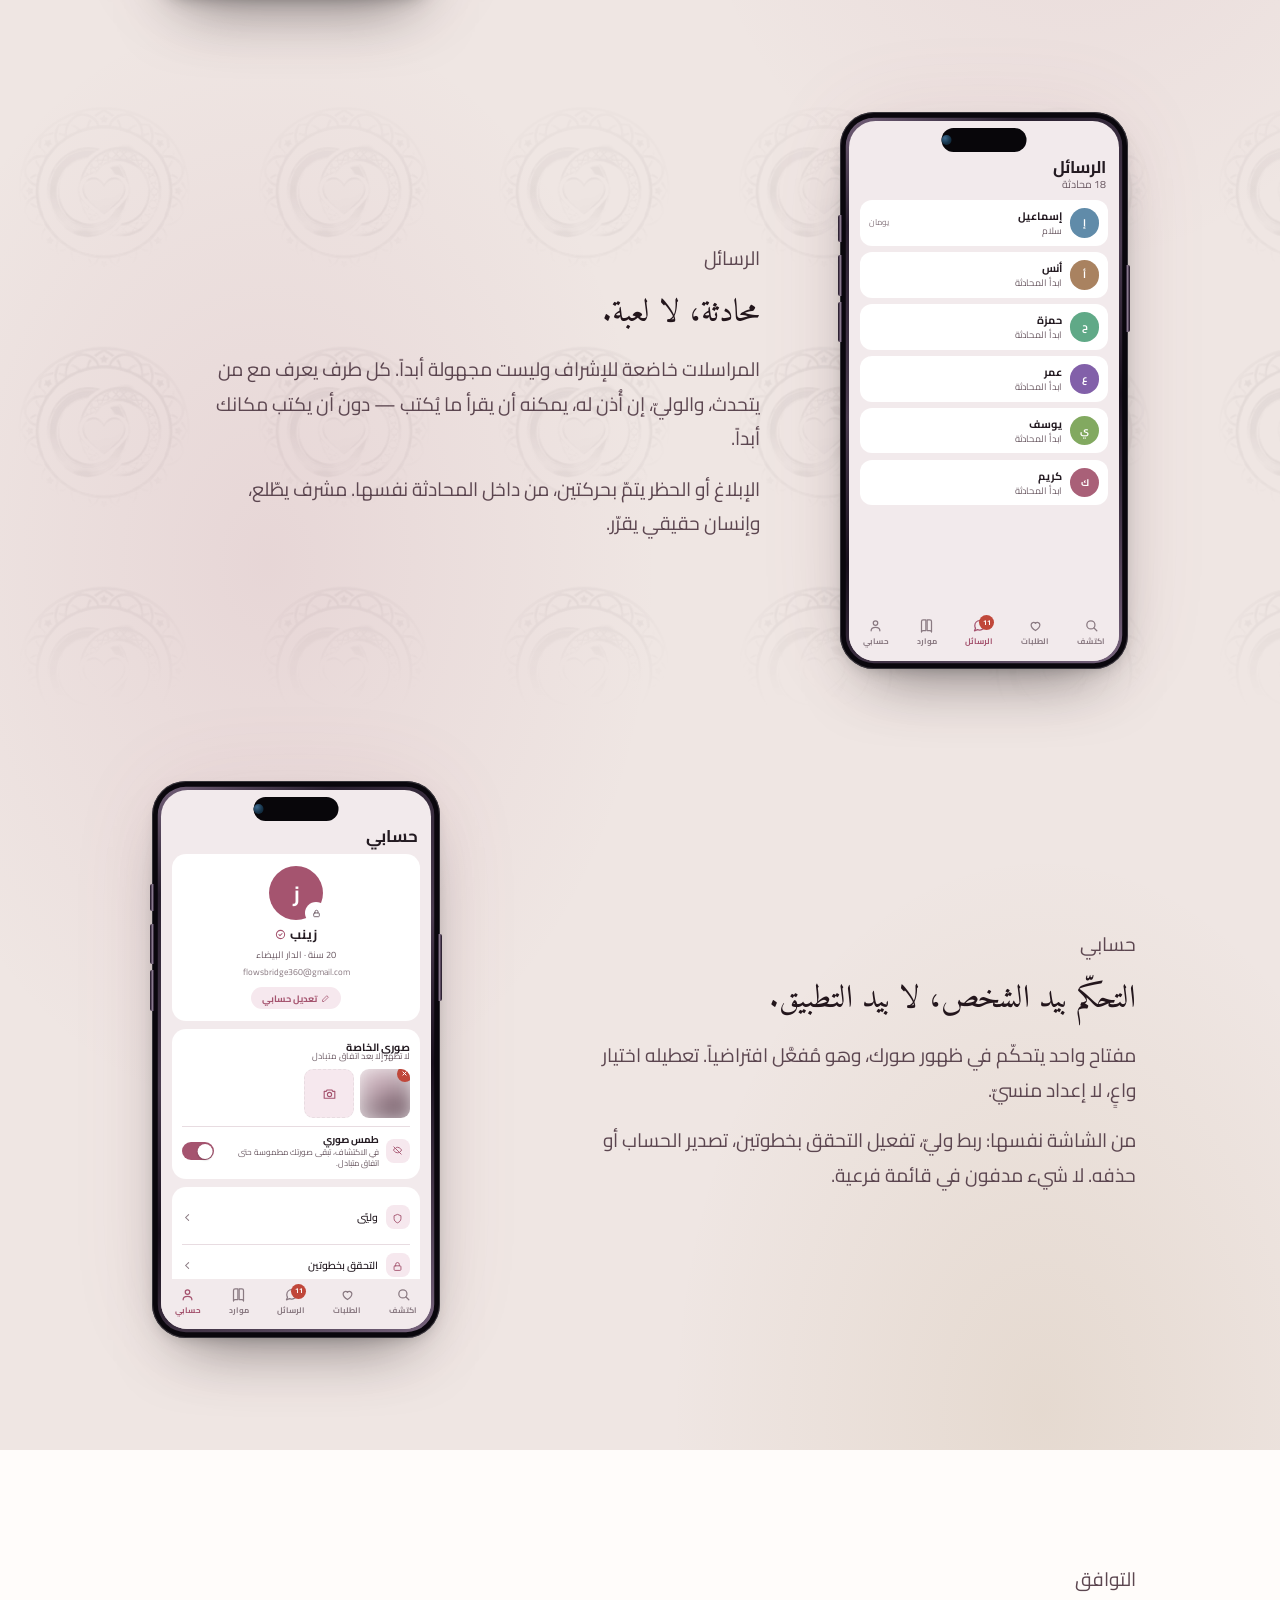
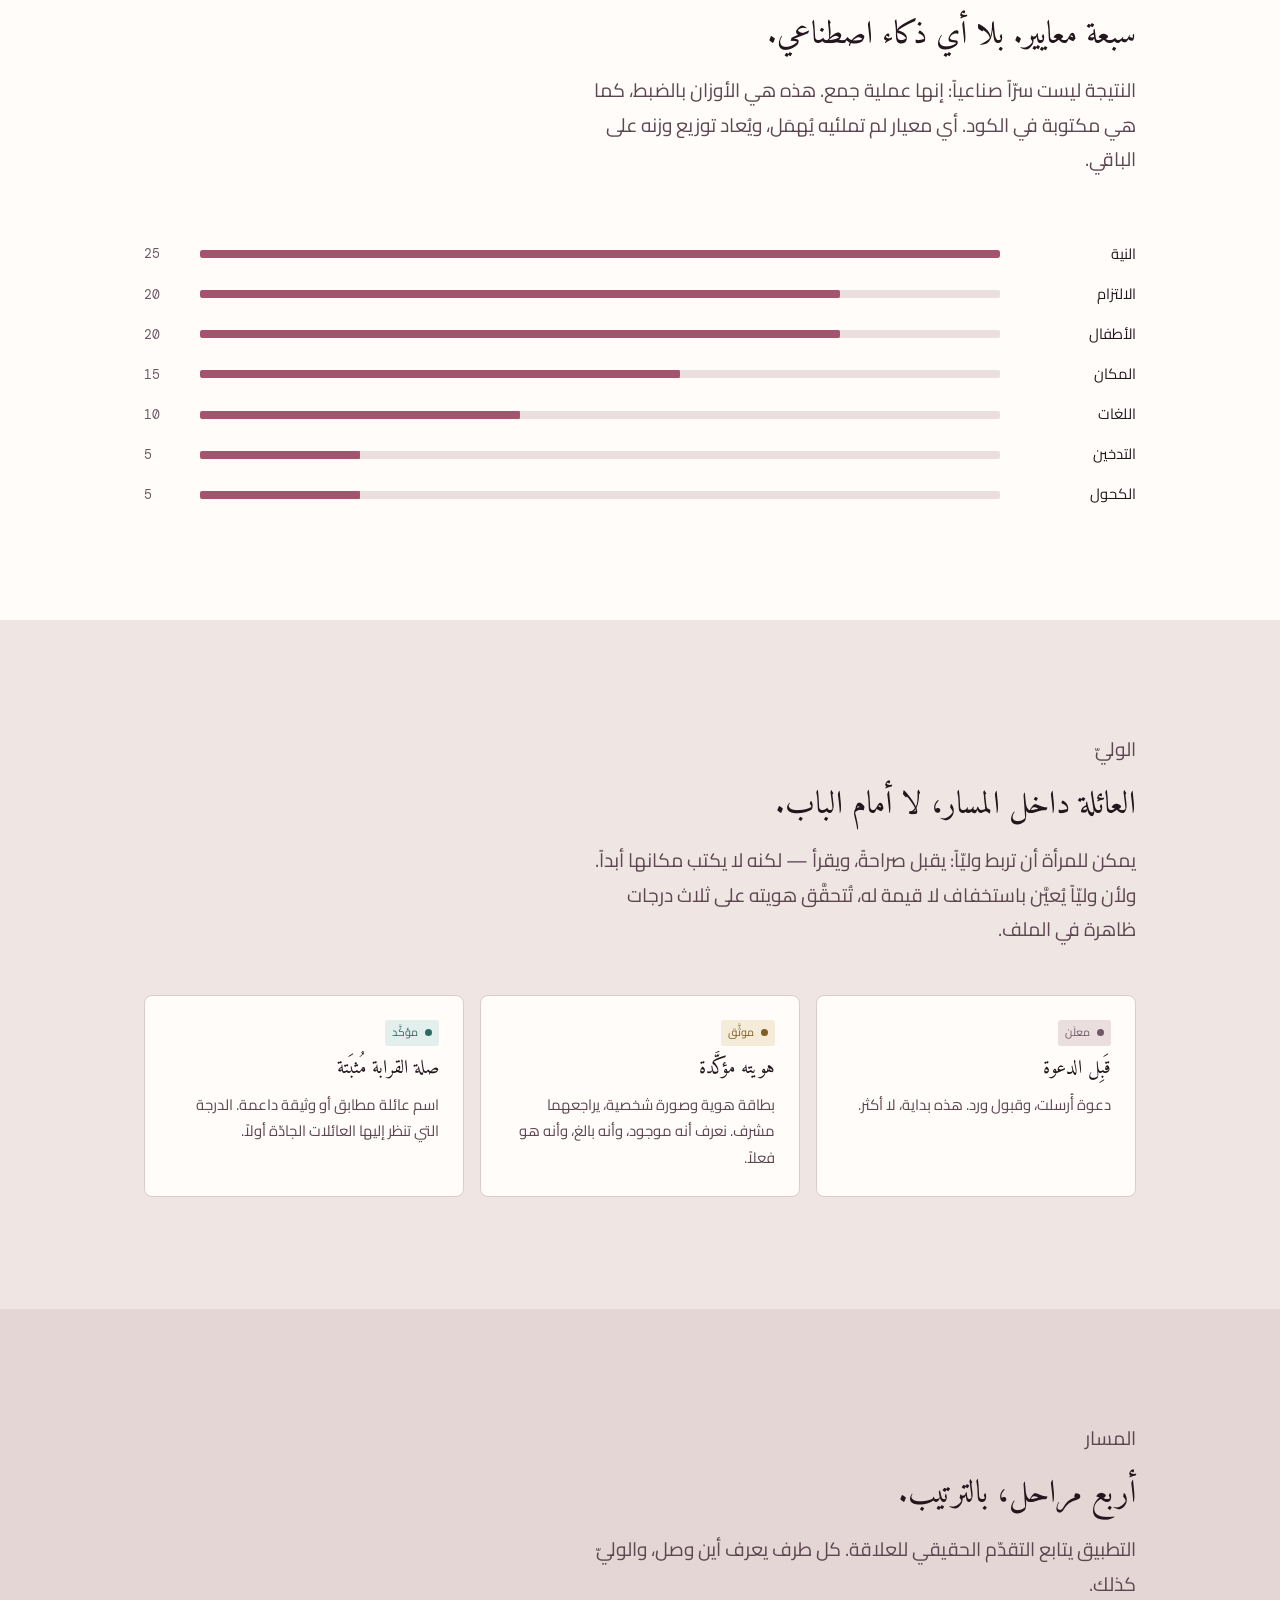
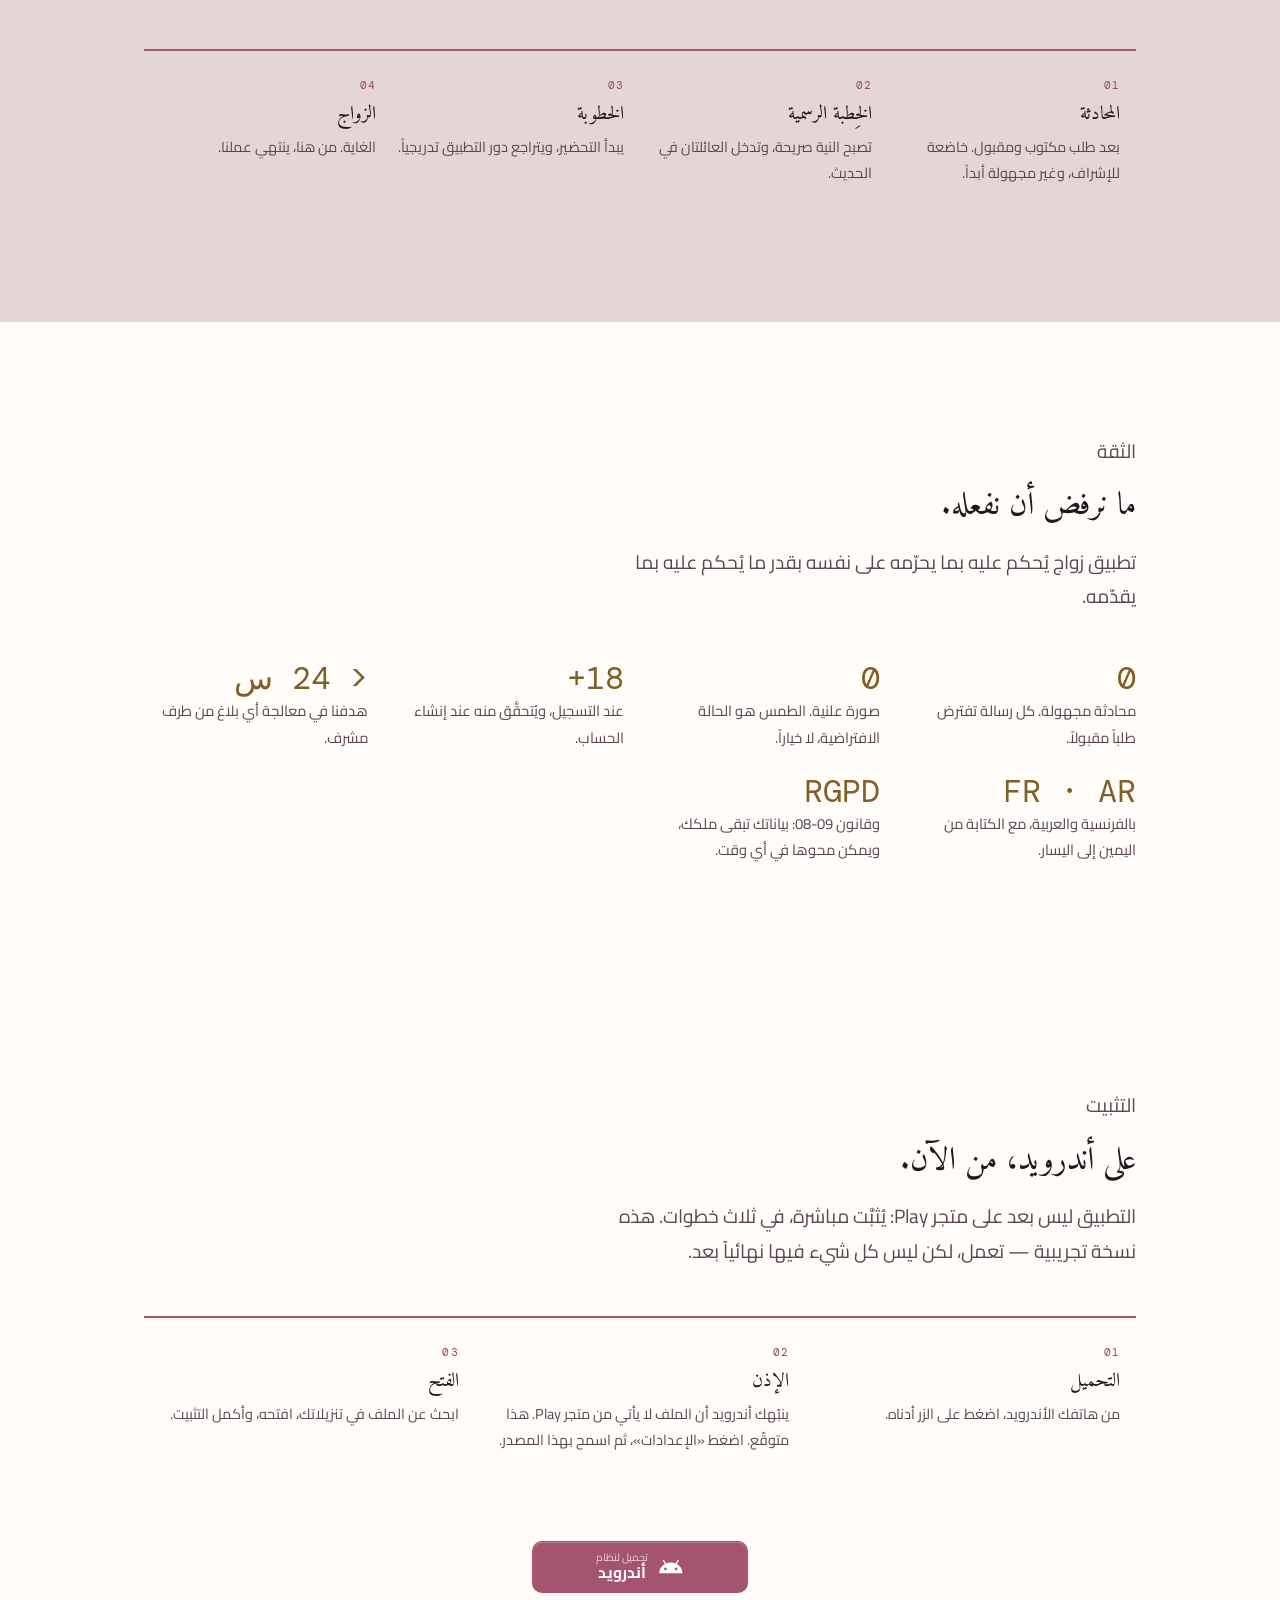
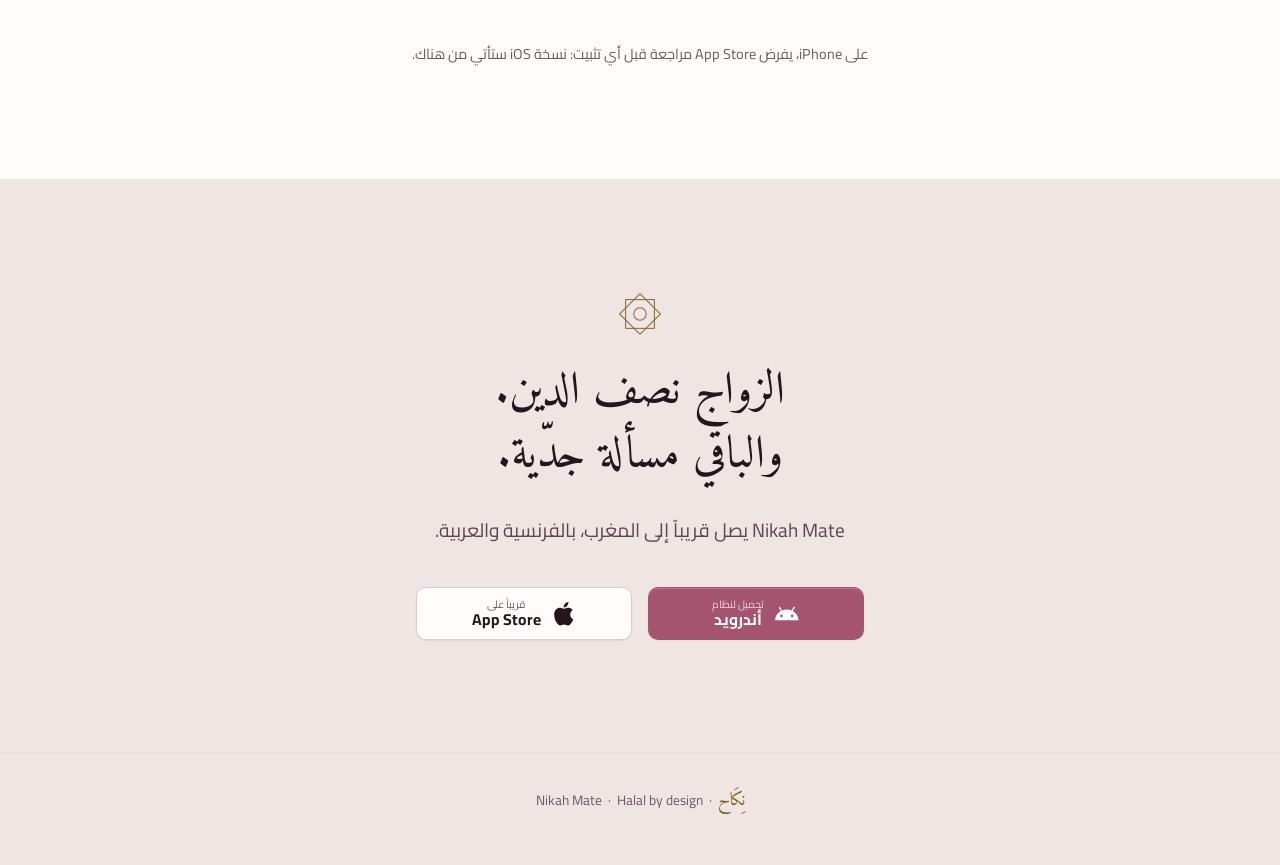
<file: ar/index.html>
<!doctype html>
<html lang="ar" dir="rtl">
<head>
<meta charset="utf-8">
<meta name="viewport" content="width=device-width, initial-scale=1">

<title>Nikah Mate — تطبيق زواج للمسلمين</title>
<meta name="description" content="تطبيق زواج للمسلمين: صور خاصة افتراضياً، ووليّ مرتبط بالمسار، ومحادثات خاضعة للإشراف. قريباً على iOS وأندرويد.">

<!-- Adresse publique du site. Si tu passes un jour à un vrai nom de
     domaine, ce sont ces trois lignes à changer : canonical, og:url,
     og:image. -->
<link rel="canonical" href="https://nikah-mate.netlify.app/ar/">

<!-- Les deux versions de la même page. « x-default » désigne celle à
     servir quand la langue du visiteur ne correspond à aucune des deux. -->
<link rel="alternate" hreflang="fr" href="https://nikah-mate.netlify.app/">
<link rel="alternate" hreflang="ar" href="https://nikah-mate.netlify.app/ar/">
<link rel="alternate" hreflang="x-default" href="https://nikah-mate.netlify.app/">

<meta property="og:type" content="website">
<meta property="og:locale" content="ar_MA">
<meta property="og:site_name" content="Nikah Mate">
<meta property="og:title" content="Nikah Mate — تطبيق زواج للمسلمين">
<meta property="og:description" content="صور خاصة افتراضياً، ووليّ مرتبط بالمسار، ومحادثات خاضعة للإشراف. لا نأتي إلى هنا لتمضية الوقت.">
<meta property="og:url" content="https://nikah-mate.netlify.app/ar/">
<meta property="og:image" content="https://nikah-mate.netlify.app/assets/og.png">
<meta property="og:image:width" content="1200">
<meta property="og:image:height" content="630">
<meta property="og:image:alt" content="شعار Nikah Mate على خلفية باذنجانية.">
<meta name="twitter:card" content="summary_large_image">

<link rel="icon" type="image/png" sizes="32x32" href="../assets/favicon-32.png">
<link rel="apple-touch-icon" href="../assets/apple-touch-icon.png">

<!-- La couleur de la barre du navigateur suit le thème du visiteur. -->
<meta name="theme-color" content="#EFE6E3" media="(prefers-color-scheme: light)">
<meta name="theme-color" content="#191014" media="(prefers-color-scheme: dark)">

<link rel="preconnect" href="https://fonts.googleapis.com">
<link rel="preconnect" href="https://fonts.gstatic.com" crossorigin>
<link rel="stylesheet" href="https://fonts.googleapis.com/css2?family=Amiri:wght@400;700&family=DM+Mono:wght@400;500&family=Cairo:wght@400;500;600;700&family=DM+Sans:opsz,wght@9..40,400;9..40,500;9..40,700&family=Marcellus&display=swap">

<link rel="stylesheet" href="../assets/styles.css">
<script src="../assets/app.js" defer></script>
</head>
<body>

<nav class="langs" aria-label="اللغة">
  <a href="/" lang="fr">FR</a>
  <a href="/ar/" class="ar" lang="ar" aria-current="true">العربية</a>
</nav>

<!-- ══ pictogrammes, définis une fois ══ -->
<svg width="0" height="0" style="position:absolute" aria-hidden="true">
  <defs>
    <g id="i-flame"><path d="M12 2c1 4-3 5-3 9a3 3 0 0 0 6 0c0-1-.4-2-1-3 2 1 4 3.5 4 6a6 6 0 0 1-12 0c0-5 5-6 6-12z"/></g>
    <g id="i-pin"><path d="M12 21s7-5.5 7-11a7 7 0 1 0-14 0c0 5.5 7 11 7 11z"/><circle cx="12" cy="10" r="2.6"/></g>
    <g id="i-check-c"><circle cx="12" cy="12" r="9"/><path d="M8.5 12.2l2.4 2.4 4.6-4.8"/></g>
    <g id="i-clock"><circle cx="12" cy="12" r="9"/><path d="M12 7.5V12l3 1.8"/></g>
    <g id="i-search"><circle cx="11" cy="11" r="6.5"/><path d="M16 16l4.5 4.5"/></g>
    <g id="i-hands"><path d="M12 20s-7-4.3-7-9a4 4 0 0 1 7-2.6A4 4 0 0 1 19 11c0 4.7-7 9-7 9z"/></g>
    <g id="i-msg"><path d="M20.5 11.5a7.8 7.8 0 0 1-8.5 7.8 9 9 0 0 1-3.2-.6L4 20.5l1.6-4.2a7.6 7.6 0 0 1-1.1-4A8 8 0 0 1 12 4.3a8 8 0 0 1 8.5 7.2z"/></g>
    <g id="i-book"><path d="M4 5.5A2.5 2.5 0 0 1 6.5 3H11v17H6.5A2.5 2.5 0 0 0 4 22.5z"/><path d="M20 5.5A2.5 2.5 0 0 0 17.5 3H13v17h4.5a2.5 2.5 0 0 1 2.5 2.5z"/></g>
    <g id="i-user"><circle cx="12" cy="8" r="3.6"/><path d="M5 20.5c0-3.6 3.1-5.6 7-5.6s7 2 7 5.6"/></g>
    <g id="i-heart"><path d="M12 20.4S3.8 15.2 3.8 9.6A4.6 4.6 0 0 1 12 6.9a4.6 4.6 0 0 1 8.2 2.7c0 5.6-8.2 10.8-8.2 10.8z"/></g>
    <g id="i-x"><path d="M6.5 6.5l11 11M17.5 6.5l-11 11"/></g>
    <g id="i-funnel"><path d="M4 5h16l-6 7v6l-4 2v-8z"/></g>
    <g id="i-chev"><path d="M9.5 5.5L16 12l-6.5 6.5"/></g>
    <g id="i-lock"><rect x="4.5" y="10.5" width="15" height="10" rx="2.2"/><path d="M8 10.5V7.4a4 4 0 0 1 8 0v3.1"/></g>
    <g id="i-shield"><path d="M12 3l7.5 3v6c0 4.6-3.2 8-7.5 9.5C7.7 20 4.5 16.6 4.5 12V6z"/></g>
    <g id="i-cam"><path d="M3.5 8.5h3.2l1.6-2.2h7.4l1.6 2.2h3.2v11h-17z"/><circle cx="12" cy="13.6" r="3.4"/></g>
    <g id="i-eye-off"><path d="M4 4l16 16"/><path d="M9.6 5.4A9.8 9.8 0 0 1 12 5c5.5 0 9 6 9 6a15 15 0 0 1-3.2 3.9M6.3 7.4A15.6 15.6 0 0 0 3 11s3.5 6 9 6a9.6 9.6 0 0 0 3.6-.7"/></g>
    <g id="i-apple"><path d="M16.36 1.43c0 1.14-.49 2.27-1.17 3.08-.75.9-1.99 1.57-2.99 1.57-.12 0-.23-.02-.3-.03a1.9 1.9 0 0 1-.04-.39c0-1.15.57-2.27 1.21-2.98.8-.94 2.14-1.64 3.24-1.68.03.13.05.28.05.43zm4.57 15.71c-.03.07-.47 1.58-1.52 3.12-.95 1.34-1.94 2.71-3.43 2.71-1.52 0-1.9-.88-3.63-.88-1.7 0-2.3.91-3.67.91-1.38 0-2.33-1.26-3.43-2.8C4 18.38 2.97 15.57 2.97 12.92c0-4.28 2.79-6.55 5.55-6.55 1.45 0 2.67.95 3.6.95.86 0 2.22-1.01 3.9-1.01.61 0 2.88.06 4.37 2.19-.13.09-2.38 1.37-2.38 4.19 0 3.26 2.85 4.42 2.95 4.45z"/></g>
    <g id="i-android"><path d="M17.6 9.48l1.84-3.18a.63.63 0 0 0-.26-.85.64.64 0 0 0-.83.22l-1.88 3.24a11.43 11.43 0 0 0-8.94 0L5.65 5.67a.64.64 0 0 0-.87-.2c-.28.18-.37.54-.22.83L6.4 9.48A10.78 10.78 0 0 0 1 18h22a10.78 10.78 0 0 0-5.4-8.52zM7 15.25a1.25 1.25 0 1 1 0-2.5 1.25 1.25 0 0 1 0 2.5zm10 0a1.25 1.25 0 1 1 0-2.5 1.25 1.25 0 0 1 0 2.5z"/></g>
    <g id="i-pencil"><path d="M15.5 4.5l4 4L8 20H4v-4z"/></g>
  </defs>
</svg>

<div class="progress" aria-hidden="true"></div>

<!-- ══════════════ HÉRO ══════════════ -->
<header class="hero">
  <div id="lattice" aria-hidden="true"></div>

  <div class="hero-inner">
    <div class="wordmark rise" style="--i:0">
      <span class="ar">نِكَاح</span>
      <span class="lat">Nikah&nbsp;Mate</span>
    </div>

    <h1 class="rise" style="--i:1">
      لا نأتي إلى هنا<br>
      <span class="soft">لتمضية الوقت.</span>
    </h1>

    <div class="hero-side">
      <p class="hero-lede rise" style="--i:2">
        تطبيق زواج للمسلمين. الصور تبقى خاصة، ويمكن للوليّ أن يتابع المسار،
        وكل محادثة تبدأ بطلب مكتوب.
      </p>

      <p class="hero-note rise" style="--i:3">
        لا شيء هنا مصمَّم ليبقيك. لا تصفّح بلا نهاية، ولا «إعجابات»،
        ولا إشعارات تدفعك للعودة.
      </p>
    </div>

    <div class="cta-row rise" style="--i:4">
      <a class="store store--go" href="https://github.com/bisrikarim/nikah-mate-site/releases/latest/download/nikah-mate.apk" download>
        <svg class="store-ico" viewBox="0 0 24 24" fill="currentColor" aria-hidden="true"><use href="#i-android"/></svg>
        <span class="store-tx">
          <span class="small">تحميل لنظام</span>
          <span class="big">أندرويد</span>
        </span>
      </a>
      <span class="store">
        <svg class="store-ico" viewBox="0 0 24 24" fill="currentColor" aria-hidden="true"><use href="#i-apple"/></svg>
        <span class="store-tx">
          <span class="small">قريباً على</span>
          <span class="big">App Store</span>
        </span>
      </span>
    </div>
  </div>

  <div class="scroll-hint" aria-hidden="true"><i></i>مرِّر للأسفل</div>
</header>

<!-- ══════════════ LE CONSTAT ══════════════ -->
<section class="band band--surface">
  <div class="inner">
    <div class="prose rise">
      <p class="eyebrow">الواقع</p>
      <h2>تطبيقات المواعدة مصمَّمة للتسلية.</h2>
      <p>هذا عملها، وهي تُتقنه. لكن حين يكون المقصد هو الزواج، فكل واحدة من عاداتها تعمل ضدّنا.</p>
    </div>

    <div class="contrast-grid">
      <div class="pane pane--them rise" style="--i:0">
        <h3>ما هو معتاد عند غيرنا</h3>
        <ul>
          <li>الصورة تحسم كل شيء، وهي معروضة للجميع</li>
          <li>تمرير بلا نهاية، مصمَّم ليطول</li>
          <li>العائلة تبقى خارج الموضوع</li>
          <li>تكتب لمن تشاء، متى تشاء</li>
          <li>الملف المزيّف يكلّف ثلاث دقائق</li>
        </ul>
      </div>
      <div class="pane pane--us rise" style="--i:1">
        <h3>ما يفعله Nikah Mate</h3>
        <ul>
          <li>صور مطموسة افتراضياً، لا تُكشف إلا باتفاق متبادل</li>
          <li>ملفات متوافقة، لا تدفّق بلا نهاية</li>
          <li>يمكن ربط وليّ بالمسار</li>
          <li>طلب مكتوب قبل أول رسالة</li>
          <li>هوية موثَّقة، إشراف بشري، وإمكانية الإبلاغ</li>
        </ul>
      </div>
    </div>
  </div>
</section>

<!-- ══════════════════════════════════════════════════════════
     LE TOUR DE L'APPLICATION — quatre écrans, quatre gestes
     ══════════════════════════════════════════════════════════ -->
<section class="band band--tour">
  <div class="inner tour">

    <div class="prose rise">
      <p class="eyebrow">جولة في التطبيق</p>
      <h2>أربع شاشات، وكل شيء يتّضح.</h2>
      <p>كل شاشة أدناه تعمل فعلاً: اتركها تدور بضع ثوانٍ.</p>
    </div>

    <!-- ── 1. DÉCOUVRIR ── -->
    <div class="scene scene--tiled">
      <div class="ph rise" role="img" aria-label="شاشة الاكتشاف: بطاقة ملف بصورة مطموسة، والمدينة، ونسبة التوافق، وزرّا الرفض أو إرسال طلب.">
        <div class="ph-screen">
          <div class="ph-head">
            <div style="flex:1">
              <div class="ttl">اكتشف</div>
              <div class="sub">21 ملفاً متوافقاً</div>
            </div>
            <span class="a-pill" style="background:var(--a-card);color:var(--a-ink);padding:.28rem .55rem">
              <svg class="ico" width="10" height="10" viewBox="0 0 24 24" fill="none" stroke="currentColor" stroke-width="2" stroke-linejoin="round"><use href="#i-funnel"/></svg>
              تصفية
            </span>
          </div>

          <div class="ph-body">
            <div>
              <div class="sorttabs" id="d-tabs">
                <div class="sorttab on"><svg class="ico" width="15" height="15" viewBox="0 0 24 24" fill="none" stroke="currentColor" stroke-width="1.9" stroke-linejoin="round"><use href="#i-flame"/></svg><span>لك</span></div>
                <div class="sorttab"><svg class="ico" width="15" height="15" viewBox="0 0 24 24" fill="none" stroke="currentColor" stroke-width="1.9" stroke-linejoin="round"><use href="#i-pin"/></svg><span>قريب منك</span></div>
                <div class="sorttab"><svg class="ico" width="15" height="15" viewBox="0 0 24 24" fill="none" stroke="currentColor" stroke-width="1.9" stroke-linecap="round" stroke-linejoin="round"><use href="#i-check-c"/></svg><span>موثَّقون</span></div>
                <div class="sorttab"><svg class="ico" width="15" height="15" viewBox="0 0 24 24" fill="none" stroke="currentColor" stroke-width="1.9" stroke-linecap="round"><use href="#i-clock"/></svg><span>الأحدث</span></div>
              </div>
              <div class="dotrail"><b id="d-dot"></b></div>
            </div>

            <div class="stack" id="d-stack"></div>

            <div class="dacts">
              <div class="dbtn dbtn--no"><svg class="ico" width="14" height="14" viewBox="0 0 24 24" fill="none" stroke="currentColor" stroke-width="2.4" stroke-linecap="round"><use href="#i-x"/></svg></div>
              <div class="dbtn dbtn--yes" id="d-heart"><svg class="ico" width="17" height="17" viewBox="0 0 24 24" fill="currentColor"><use href="#i-heart"/></svg></div>
            </div>
          </div>

          <nav class="ph-tabs">
            <div class="ph-tab on"><svg class="ico" width="15" height="15" viewBox="0 0 24 24" fill="none" stroke="currentColor" stroke-width="2" stroke-linecap="round"><use href="#i-search"/></svg><span>اكتشف</span></div>
            <div class="ph-tab"><svg class="ico" width="15" height="15" viewBox="0 0 24 24" fill="none" stroke="currentColor" stroke-width="2" stroke-linejoin="round"><use href="#i-hands"/></svg><span>الطلبات</span></div>
            <div class="ph-tab"><svg class="ico" width="15" height="15" viewBox="0 0 24 24" fill="none" stroke="currentColor" stroke-width="2" stroke-linejoin="round"><use href="#i-msg"/></svg><span>الرسائل</span><em class="nb">11</em></div>
            <div class="ph-tab"><svg class="ico" width="15" height="15" viewBox="0 0 24 24" fill="none" stroke="currentColor" stroke-width="2" stroke-linejoin="round"><use href="#i-book"/></svg><span>موارد</span></div>
            <div class="ph-tab"><svg class="ico" width="15" height="15" viewBox="0 0 24 24" fill="none" stroke="currentColor" stroke-width="2" stroke-linecap="round"><use href="#i-user"/></svg><span>حسابي</span></div>
          </nav>
        </div>
      </div>

      <div class="prose rise" style="--i:1">
        <p class="eyebrow">اكتشف</p>
        <h2>لا أحد يرى وجهك قبل أن تقرّري ذلك.</h2>
        <p>
          عند التسجيل، صورك مطموسة أمام الجميع. لا تُكشف إلا بعد اتفاق متبادل —
          لا اشتراك، ولا خيار مخبَّأ في الإعدادات.
        </p>
        <p>
          ما يبقى ظاهراً في هذه الأثناء هو ما يهمّ في الزواج: النية، الالتزام،
          المدينة، اللغة، ومشروع تأسيس أسرة. القلب لا يُرسل «إعجاباً»:
          بل يفتح رسالة تُكتب.
        </p>
      </div>
    </div>

    <!-- ── 2. DEMANDES ── -->
    <div class="scene scene--flip">
      <div class="ph rise" role="img" aria-label="شاشة الطلبات: الطلبات الواردة، وحالتها في الانتظار أو مقبولة.">
        <div class="ph-screen">
          <div class="ph-head">
            <div style="flex:1">
              <div class="ttl">الطلبات</div>
              <div class="sub" id="r-count">4 طلبات في الانتظار</div>
            </div>
          </div>

          <div class="ph-body">
            <div class="seg" id="r-seg">
              <b></b>
              <span class="on">الواردة</span>
              <span>المُرسَلة</span>
            </div>
            <div class="reqlist" id="r-list"></div>
          </div>

          <nav class="ph-tabs">
            <div class="ph-tab"><svg class="ico" width="15" height="15" viewBox="0 0 24 24" fill="none" stroke="currentColor" stroke-width="2" stroke-linecap="round"><use href="#i-search"/></svg><span>اكتشف</span></div>
            <div class="ph-tab on"><svg class="ico" width="15" height="15" viewBox="0 0 24 24" fill="none" stroke="currentColor" stroke-width="2" stroke-linejoin="round"><use href="#i-hands"/></svg><span>الطلبات</span></div>
            <div class="ph-tab"><svg class="ico" width="15" height="15" viewBox="0 0 24 24" fill="none" stroke="currentColor" stroke-width="2" stroke-linejoin="round"><use href="#i-msg"/></svg><span>الرسائل</span><em class="nb">11</em></div>
            <div class="ph-tab"><svg class="ico" width="15" height="15" viewBox="0 0 24 24" fill="none" stroke="currentColor" stroke-width="2" stroke-linejoin="round"><use href="#i-book"/></svg><span>موارد</span></div>
            <div class="ph-tab"><svg class="ico" width="15" height="15" viewBox="0 0 24 24" fill="none" stroke="currentColor" stroke-width="2" stroke-linecap="round"><use href="#i-user"/></svg><span>حسابي</span></div>
          </nav>
        </div>
      </div>

      <div class="prose rise" style="--i:1">
        <p class="eyebrow">الطلبات</p>
        <h2>لا أحد يكتب إليك دون أن يطلب.</h2>
        <p>
          قبل أول رسالة، لا بدّ من إرسال طلب — مصحوب بكلمة. لا رموز تعبيرية،
          ولا «مرحبا» آلية: بضع جمل تُبيّن النية.
        </p>
        <p>
          تقبلين أو ترفضين، ويغادر الطلب القائمة. لا شيء يتراكم، ولا أحد يُلحّ.
          والرفض لا يحتاج إلى تبرير.
        </p>
      </div>
    </div>

    <!-- ── 3. MESSAGES ── -->
    <div class="scene scene--tiled">
      <div class="ph rise" role="img" aria-label="شاشة الرسائل: قائمة المحادثات الجارية.">
        <div class="ph-screen">
          <div class="ph-head">
            <div style="flex:1">
              <div class="ttl">الرسائل</div>
              <div class="sub">18 محادثة</div>
            </div>
          </div>

          <div class="ph-body">
            <div class="convlist" id="m-list"></div>
          </div>

          <nav class="ph-tabs">
            <div class="ph-tab"><svg class="ico" width="15" height="15" viewBox="0 0 24 24" fill="none" stroke="currentColor" stroke-width="2" stroke-linecap="round"><use href="#i-search"/></svg><span>اكتشف</span></div>
            <div class="ph-tab"><svg class="ico" width="15" height="15" viewBox="0 0 24 24" fill="none" stroke="currentColor" stroke-width="2" stroke-linejoin="round"><use href="#i-hands"/></svg><span>الطلبات</span></div>
            <div class="ph-tab on"><svg class="ico" width="15" height="15" viewBox="0 0 24 24" fill="none" stroke="currentColor" stroke-width="2" stroke-linejoin="round"><use href="#i-msg"/></svg><span>الرسائل</span><em class="nb" id="m-badge">11</em></div>
            <div class="ph-tab"><svg class="ico" width="15" height="15" viewBox="0 0 24 24" fill="none" stroke="currentColor" stroke-width="2" stroke-linejoin="round"><use href="#i-book"/></svg><span>موارد</span></div>
            <div class="ph-tab"><svg class="ico" width="15" height="15" viewBox="0 0 24 24" fill="none" stroke="currentColor" stroke-width="2" stroke-linecap="round"><use href="#i-user"/></svg><span>حسابي</span></div>
          </nav>
        </div>
      </div>

      <div class="prose rise" style="--i:1">
        <p class="eyebrow">الرسائل</p>
        <h2>محادثة، لا لعبة.</h2>
        <p>
          المراسلات خاضعة للإشراف وليست مجهولة أبداً. كل طرف يعرف مع من يتحدث،
          والوليّ، إن أُذن له، يمكنه أن يقرأ ما يُكتب — دون أن يكتب مكانك أبداً.
        </p>
        <p>
          الإبلاغ أو الحظر يتمّ بحركتين، من داخل المحادثة نفسها. مشرف يطّلع،
          وإنسان حقيقي يقرّر.
        </p>
      </div>
    </div>

    <!-- ── 4. PROFIL ── -->
    <div class="scene scene--flip">
      <div class="ph rise" role="img" aria-label="شاشة الحساب: الصور الخاصة، ومفتاح الطمس، والوصول إلى الوليّ والتحقق بخطوتين.">
        <div class="ph-screen">
          <div class="ph-head"><div class="ttl">حسابي</div></div>

          <div class="ph-body">
            <div class="pcard">
              <div class="pav">
                <div class="circle">ز</div>
                <div class="badge"><svg class="ico" width="9" height="9" viewBox="0 0 24 24" fill="none" stroke="currentColor" stroke-width="2.4" stroke-linecap="round"><use href="#i-lock"/></svg></div>
              </div>
              <div class="nm">
                زينب
                <svg class="ico" width="11" height="11" viewBox="0 0 24 24" fill="none" stroke="var(--a-accent)" stroke-width="2.2" stroke-linecap="round" stroke-linejoin="round"><use href="#i-check-c"/></svg>
              </div>
              <div class="mt">20 سنة · الدار البيضاء</div>
              <div class="em">flowsbridge360@gmail.com</div>
              <span class="pbtn">
                <svg class="ico" width="9" height="9" viewBox="0 0 24 24" fill="none" stroke="currentColor" stroke-width="2" stroke-linejoin="round"><use href="#i-pencil"/></svg>
                تعديل حسابي
              </span>
            </div>

            <div class="psec">
              <div>
                <div class="h">صوري الخاصة</div>
                <div class="s">لا تظهر إلا بعد اتفاق متبادل</div>
              </div>

              <div class="photos">
                <div class="photo blurred" id="p-photo">
                  <div class="img" style="background:
                    radial-gradient(58% 52% at 42% 30%, #C9A9B6, transparent 68%),
                    radial-gradient(66% 58% at 70% 74%, #6E5460, transparent 72%),
                    linear-gradient(155deg, #EADCE1, #7C6470)"></div>
                  <div class="x"><svg class="ico" width="7" height="7" viewBox="0 0 24 24" fill="none" stroke="currentColor" stroke-width="3.4" stroke-linecap="round"><use href="#i-x"/></svg></div>
                </div>
                <div class="photo photo--add">
                  <svg class="ico" width="15" height="15" viewBox="0 0 24 24" fill="none" stroke="currentColor" stroke-width="1.8" stroke-linejoin="round"><use href="#i-cam"/></svg>
                </div>
              </div>

              <div class="prow">
                <div class="ic"><svg class="ico" width="11" height="11" viewBox="0 0 24 24" fill="none" stroke="currentColor" stroke-width="2" stroke-linecap="round"><use href="#i-eye-off"/></svg></div>
                <div class="tx">
                  <b>طمس صوري</b>
                  <span>في الاكتشاف، تبقى صورتك مطموسة حتى اتفاق متبادل.</span>
                </div>
                <div class="sw on" id="p-switch"><i></i></div>
              </div>
            </div>

            <div class="psec pmenu">
              <div>
                <div class="ic" style="width:1.5rem;height:1.5rem;border-radius:8px;background:var(--a-wash);color:var(--a-accent);display:grid;place-items:center">
                  <svg class="ico" width="11" height="11" viewBox="0 0 24 24" fill="none" stroke="currentColor" stroke-width="2" stroke-linejoin="round"><use href="#i-shield"/></svg>
                </div>
                وليّي
                <svg class="ico ch" width="11" height="11" viewBox="0 0 24 24" fill="none" stroke="currentColor" stroke-width="2.2" stroke-linecap="round"><use href="#i-chev"/></svg>
              </div>
              <div>
                <div class="ic" style="width:1.5rem;height:1.5rem;border-radius:8px;background:var(--a-wash);color:var(--a-accent);display:grid;place-items:center">
                  <svg class="ico" width="11" height="11" viewBox="0 0 24 24" fill="none" stroke="currentColor" stroke-width="2" stroke-linecap="round"><use href="#i-lock"/></svg>
                </div>
                التحقق بخطوتين
                <svg class="ico ch" width="11" height="11" viewBox="0 0 24 24" fill="none" stroke="currentColor" stroke-width="2.2" stroke-linecap="round"><use href="#i-chev"/></svg>
              </div>
            </div>
          </div>

          <nav class="ph-tabs">
            <div class="ph-tab"><svg class="ico" width="15" height="15" viewBox="0 0 24 24" fill="none" stroke="currentColor" stroke-width="2" stroke-linecap="round"><use href="#i-search"/></svg><span>اكتشف</span></div>
            <div class="ph-tab"><svg class="ico" width="15" height="15" viewBox="0 0 24 24" fill="none" stroke="currentColor" stroke-width="2" stroke-linejoin="round"><use href="#i-hands"/></svg><span>الطلبات</span></div>
            <div class="ph-tab"><svg class="ico" width="15" height="15" viewBox="0 0 24 24" fill="none" stroke="currentColor" stroke-width="2" stroke-linejoin="round"><use href="#i-msg"/></svg><span>الرسائل</span><em class="nb">11</em></div>
            <div class="ph-tab"><svg class="ico" width="15" height="15" viewBox="0 0 24 24" fill="none" stroke="currentColor" stroke-width="2" stroke-linejoin="round"><use href="#i-book"/></svg><span>موارد</span></div>
            <div class="ph-tab on"><svg class="ico" width="15" height="15" viewBox="0 0 24 24" fill="none" stroke="currentColor" stroke-width="2" stroke-linecap="round"><use href="#i-user"/></svg><span>حسابي</span></div>
          </nav>
        </div>
      </div>

      <div class="prose rise" style="--i:1">
        <p class="eyebrow">حسابي</p>
        <h2>التحكّم بيد الشخص، لا بيد التطبيق.</h2>
        <p>
          مفتاح واحد يتحكّم في ظهور صورك، وهو مُفعَّل افتراضياً. تعطيله اختيار
          واعٍ، لا إعداد منسيّ.
        </p>
        <p>
          من الشاشة نفسها: ربط وليّ، تفعيل التحقق بخطوتين، تصدير الحساب أو حذفه.
          لا شيء مدفون في قائمة فرعية.
        </p>
      </div>
    </div>

  </div>
</section>

<!-- ══════════════ COMPATIBILITÉ ══════════════ -->
<section class="band band--surface">
  <div class="inner">
    <div class="prose rise">
      <p class="eyebrow">التوافق</p>
      <h2>سبعة معايير. بلا أي ذكاء اصطناعي.</h2>
      <p>
        النتيجة ليست سرّاً صناعياً: إنها عملية جمع. هذه هي الأوزان بالضبط، كما هي
        مكتوبة في الكود. أي معيار لم تملئيه يُهمَل، ويُعاد توزيع وزنه على الباقي.
      </p>
    </div>

    <div class="weights rise">
      <div class="w-row"><span class="lbl">النية</span><div class="w-track"><div class="w-fill" style="--w:1;   --i:0"></div></div><span class="num mono">25</span></div>
      <div class="w-row"><span class="lbl">الالتزام</span><div class="w-track"><div class="w-fill" style="--w:0.8; --i:1"></div></div><span class="num mono">20</span></div>
      <div class="w-row"><span class="lbl">الأطفال</span><div class="w-track"><div class="w-fill" style="--w:0.8; --i:2"></div></div><span class="num mono">20</span></div>
      <div class="w-row"><span class="lbl">المكان</span><div class="w-track"><div class="w-fill" style="--w:0.6; --i:3"></div></div><span class="num mono">15</span></div>
      <div class="w-row"><span class="lbl">اللغات</span><div class="w-track"><div class="w-fill" style="--w:0.4; --i:4"></div></div><span class="num mono">10</span></div>
      <div class="w-row"><span class="lbl">التدخين</span><div class="w-track"><div class="w-fill" style="--w:0.2; --i:5"></div></div><span class="num mono">5</span></div>
      <div class="w-row"><span class="lbl">الكحول</span><div class="w-track"><div class="w-fill" style="--w:0.2; --i:6"></div></div><span class="num mono">5</span></div>
    </div>
  </div>
</section>

<!-- ══════════════ LE WALI ══════════════ -->
<section class="band">
  <div class="inner">
    <div class="prose rise">
      <p class="eyebrow">الوليّ</p>
      <h2>العائلة داخل المسار، لا أمام الباب.</h2>
      <p>
        يمكن للمرأة أن تربط وليّاً: يقبل صراحةً، ويقرأ — لكنه لا يكتب مكانها أبداً.
        ولأن وليّاً يُعيَّن باستخفاف لا قيمة له، تُتحقَّق هويته على ثلاث درجات
        ظاهرة في الملف.
      </p>
    </div>

    <div class="tiers">
      <div class="tier tier--1 rise" style="--i:0">
        <span class="chip">معلَن</span>
        <h3>قَبِل الدعوة</h3>
        <p>دعوة أُرسلت، وقبول ورد. هذه بداية، لا أكثر.</p>
      </div>
      <div class="tier tier--2 rise" style="--i:1">
        <span class="chip">موثَّق</span>
        <h3>هويته مؤكَّدة</h3>
        <p>بطاقة هوية وصورة شخصية، يراجعهما مشرف. نعرف أنه موجود، وأنه بالغ، وأنه هو فعلاً.</p>
      </div>
      <div class="tier tier--3 rise" style="--i:2">
        <span class="chip">مؤكَّد</span>
        <h3>صلة القرابة مُثبَتة</h3>
        <p>اسم عائلة مطابق أو وثيقة داعمة. الدرجة التي تنظر إليها العائلات الجادّة أولاً.</p>
      </div>
    </div>
  </div>
</section>

<!-- ══════════════ LE PARCOURS ══════════════ -->
<section class="band band--deep">
  <div class="inner">
    <div class="prose rise">
      <p class="eyebrow">المسار</p>
      <h2>أربع مراحل، بالترتيب.</h2>
      <p>التطبيق يتابع التقدّم الحقيقي للعلاقة. كل طرف يعرف أين وصل، والوليّ كذلك.</p>
    </div>

    <div class="path">
      <div class="step rise" style="--i:0"><span class="n mono">01</span><h3>المحادثة</h3><p>بعد طلب مكتوب ومقبول. خاضعة للإشراف، وغير مجهولة أبداً.</p></div>
      <div class="step rise" style="--i:1"><span class="n mono">02</span><h3>الخِطبة الرسمية</h3><p>تصبح النية صريحة، وتدخل العائلتان في الحديث.</p></div>
      <div class="step rise" style="--i:2"><span class="n mono">03</span><h3>الخطوبة</h3><p>يبدأ التحضير، ويتراجع دور التطبيق تدريجياً.</p></div>
      <div class="step rise" style="--i:3"><span class="n mono">04</span><h3>الزواج</h3><p>الغاية. من هنا، ينتهي عملنا.</p></div>
    </div>
  </div>
</section>

<!-- ══════════════ CONFIANCE ══════════════ -->
<section class="band band--surface">
  <div class="inner">
    <div class="prose rise">
      <p class="eyebrow">الثقة</p>
      <h2>ما نرفض أن نفعله.</h2>
      <p>تطبيق زواج يُحكم عليه بما يحرّمه على نفسه بقدر ما يُحكم عليه بما يقدّمه.</p>
    </div>

    <div class="facts">
      <div class="fact rise" style="--i:0"><span class="big">0</span><span class="k">محادثة مجهولة. كل رسالة تفترض طلباً مقبولاً.</span></div>
      <div class="fact rise" style="--i:1"><span class="big">0</span><span class="k">صورة علنية. الطمس هو الحالة الافتراضية، لا خياراً.</span></div>
      <div class="fact rise" style="--i:2"><span class="big">18+</span><span class="k">عند التسجيل، ويُتحقَّق منه عند إنشاء الحساب.</span></div>
      <div class="fact rise" style="--i:3"><span class="big">&lt;&nbsp;24&nbsp;س</span><span class="k">هدفنا في معالجة أي بلاغ من طرف مشرف.</span></div>
      <div class="fact rise" style="--i:4"><span class="big">FR&nbsp;·&nbsp;AR</span><span class="k">بالفرنسية والعربية، مع الكتابة من اليمين إلى اليسار.</span></div>
      <div class="fact rise" style="--i:5"><span class="big">RGPD</span><span class="k">وقانون 09-08: بياناتك تبقى ملكك، ويمكن محوها في أي وقت.</span></div>
    </div>
  </div>
</section>

<!-- ══════════════ INSTALLER ══════════════ -->
<section class="band band--surface">
  <div class="inner">
    <div class="prose rise">
      <p class="eyebrow">التثبيت</p>
      <h2>على أندرويد، من الآن.</h2>
      <p>
        التطبيق ليس بعد على متجر Play: يُثبَّت مباشرة، في ثلاث خطوات. هذه نسخة
        تجريبية — تعمل، لكن ليس كل شيء فيها نهائياً بعد.
      </p>
    </div>

    <div class="path">
      <div class="step rise" style="--i:0">
        <span class="n mono">01</span>
        <h3>التحميل</h3>
        <p>من هاتفك الأندرويد، اضغط على الزر أدناه.</p>
      </div>
      <div class="step rise" style="--i:1">
        <span class="n mono">02</span>
        <h3>الإذن</h3>
        <p>
          ينبّهك أندرويد أن الملف لا يأتي من متجر Play. هذا متوقّع. اضغط
          «الإعدادات»، ثم اسمح بهذا المصدر.
        </p>
      </div>
      <div class="step rise" style="--i:2">
        <span class="n mono">03</span>
        <h3>الفتح</h3>
        <p>ابحث عن الملف في تنزيلاتك، افتحه، وأكمل التثبيت.</p>
      </div>
    </div>

    <div class="cta-row rise" style="justify-content: center">
      <a class="store store--go" href="https://github.com/bisrikarim/nikah-mate-site/releases/latest/download/nikah-mate.apk" download>
        <svg class="store-ico" viewBox="0 0 24 24" fill="currentColor" aria-hidden="true"><use href="#i-android"/></svg>
        <span class="store-tx">
          <span class="small">تحميل لنظام</span>
          <span class="big">أندرويد</span>
        </span>
      </a>
    </div>

    <p class="rise" style="text-align:center; font-size:0.9rem; color:var(--ink-mute); max-width:34rem; margin:0 auto">
      على iPhone، يفرض App Store مراجعة قبل أي تثبيت: نسخة iOS ستأتي من هناك.
    </p>
  </div>
</section>

<!-- ══════════════ CLÔTURE ══════════════ -->
<section class="band">
  <div class="close rise">
    <svg class="seal" viewBox="0 0 48 48" fill="none" stroke="currentColor" stroke-width="1.1" aria-hidden="true">
      <rect x="9" y="9" width="30" height="30" />
      <rect x="9" y="9" width="30" height="30" transform="rotate(45 24 24)" />
      <circle cx="24" cy="24" r="6.5" />
    </svg>

    <h2>الزواج نصف الدين.<br>والباقي مسألة جدّية.</h2>

    <p style="color: var(--ink-soft); font-size: var(--t-1)">
      ‏Nikah Mate‏ يصل قريباً إلى المغرب، بالفرنسية والعربية.
    </p>

    <div class="cta-row">
      <a class="store store--go" href="https://github.com/bisrikarim/nikah-mate-site/releases/latest/download/nikah-mate.apk" download>
        <svg class="store-ico" viewBox="0 0 24 24" fill="currentColor" aria-hidden="true"><use href="#i-android"/></svg>
        <span class="store-tx">
          <span class="small">تحميل لنظام</span>
          <span class="big">أندرويد</span>
        </span>
      </a>
      <span class="store">
        <svg class="store-ico" viewBox="0 0 24 24" fill="currentColor" aria-hidden="true"><use href="#i-apple"/></svg>
        <span class="store-tx">
          <span class="small">قريباً على</span>
          <span class="big">App Store</span>
        </span>
      </span>
    </div>
  </div>
</section>

<footer>
  <span class="ar" style="font-size: 1.1rem; color: var(--brass)">نِكَاح</span>
  &nbsp;·&nbsp; Nikah Mate &nbsp;·&nbsp; Halal by design
</footer>

</body>
</html>
</file>
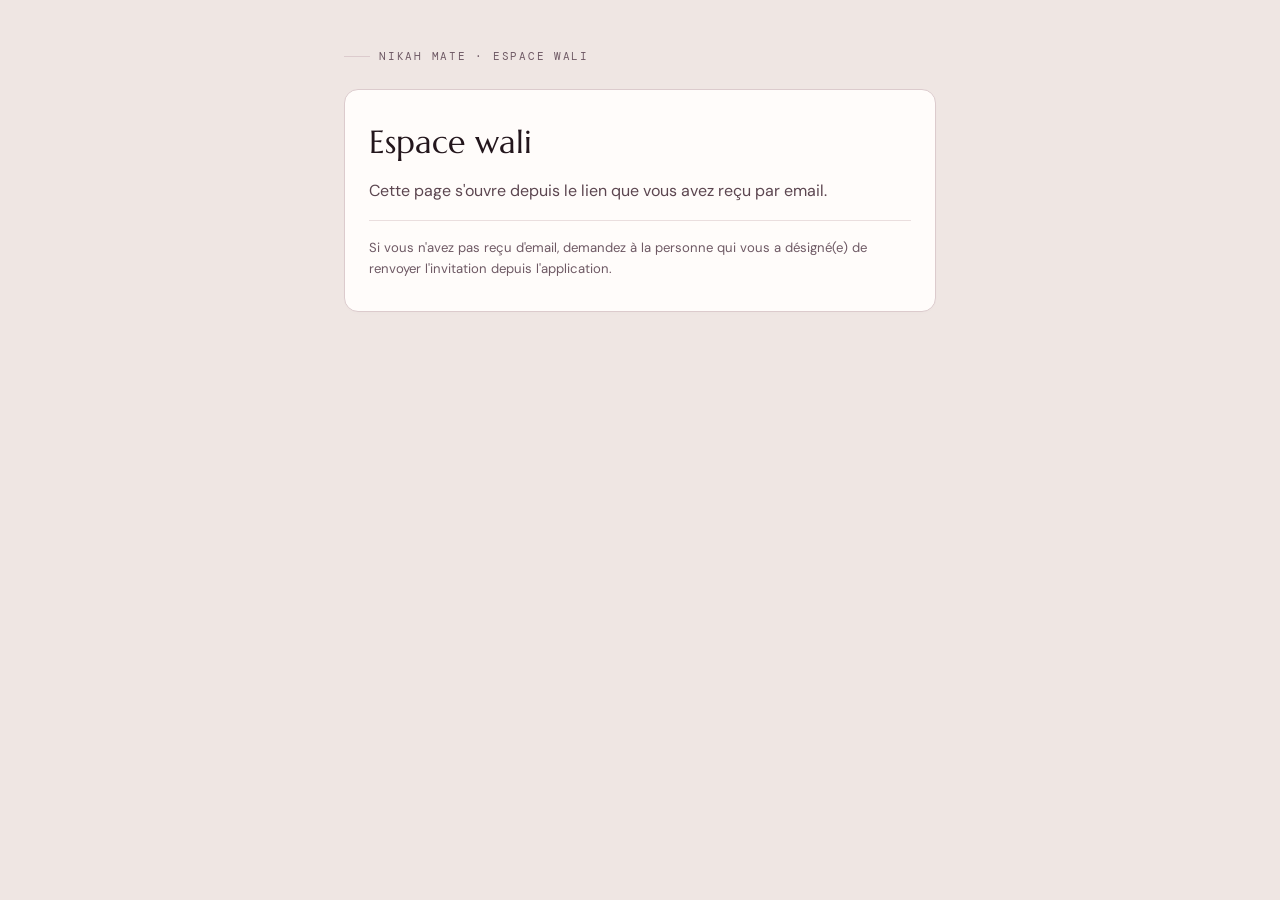
<file: wali/index.html>
<!doctype html>
<html lang="fr">
<head>
<meta charset="utf-8">
<meta name="viewport" content="width=device-width, initial-scale=1">
<title>Espace wali — Nikah Mate</title>

<!-- Une page privée : on ne veut ni indexation, ni aperçu de partage, ni
     référent transmis (l'adresse contient un jeton d'accès). -->
<meta name="robots" content="noindex, nofollow">
<meta name="referrer" content="no-referrer">

<link rel="icon" type="image/png" sizes="32x32" href="../assets/favicon-32.png">
<link rel="apple-touch-icon" href="../assets/apple-touch-icon.png">
<meta name="theme-color" content="#EFE6E3" media="(prefers-color-scheme: light)">
<meta name="theme-color" content="#191014" media="(prefers-color-scheme: dark)">

<link rel="preconnect" href="https://fonts.googleapis.com">
<link rel="preconnect" href="https://fonts.gstatic.com" crossorigin>
<link rel="stylesheet" href="https://fonts.googleapis.com/css2?family=DM+Mono:wght@400;500&family=DM+Sans:opsz,wght@9..40,400;9..40,500;9..40,700&family=Marcellus&display=swap">

<style>
/* ══════════════ JETONS ══════════════
   Repris à l'identique de la page d'accueil : même riad, même lumière.
   Cette page est volontairement AUTONOME — elle ne charge pas styles.css,
   pour qu'une retouche de la page d'accueil ne puisse jamais la casser. */
:root {
  --ground:    #EFE6E3;
  --surface:   #FFFCFA;
  --ink:       #23161C;
  --ink-soft:  #5C4650;
  --ink-mute:  #6E5964;
  --rose:      #A5546F;
  --rose-wash: #F6E8EE;
  --brass:     #7F5F22;
  --zellige:   #2C6B61;
  --zellige-wash: #E2EFEC;
  --rule:      #DCCBCD;
  --rule-soft: #EADEDE;
  --cta-bg:    #A5546F;
  --cta-ink:   #FFFFFF;
  --shade:     rgba(35, 22, 28, 0.06);
  --peer-bg:   #FFFCFA;
  --ward-bg:   #F6E8EE;

  --t--1: 0.82rem;
  --t-0:  1rem;
  --t-1:  1.2rem;
  --t-2:  1.5rem;
  --t-3:  2rem;

  --s-1: 0.5rem;
  --s-2: 1rem;
  --s-3: 1.5rem;
  --s-4: 2rem;
  --s-5: 3rem;
}

@media (prefers-color-scheme: dark) {
  :root:not([data-theme="light"]) {
    --ground:    #191014;
    --surface:   #241821;
    --ink:       #F2E7EB;
    --ink-soft:  #BCA7B1;
    --ink-mute:  #92808A;
    --rose:      #DFA0B6;
    --rose-wash: #34202A;
    --brass:     #D8AE62;
    --zellige:   #6FB6A8;
    --zellige-wash: #1B2E2B;
    --rule:      #3A2A33;
    --rule-soft: #2C1F27;
    --cta-bg:    #DFA0B6;
    --cta-ink:   #241018;
    --shade:     rgba(0, 0, 0, 0.28);
    --peer-bg:   #241821;
    --ward-bg:   #34202A;
  }
}

:root[data-theme="dark"] {
  --ground:    #191014;
  --surface:   #241821;
  --ink:       #F2E7EB;
  --ink-soft:  #BCA7B1;
  --ink-mute:  #92808A;
  --rose:      #DFA0B6;
  --rose-wash: #34202A;
  --brass:     #D8AE62;
  --zellige:   #6FB6A8;
  --zellige-wash: #1B2E2B;
  --rule:      #3A2A33;
  --rule-soft: #2C1F27;
  --cta-bg:    #DFA0B6;
  --cta-ink:   #241018;
  --shade:     rgba(0, 0, 0, 0.28);
  --peer-bg:   #241821;
  --ward-bg:   #34202A;
}

* { box-sizing: border-box; }

body {
  margin: 0;
  background: var(--ground);
  color: var(--ink);
  font-family: "DM Sans", "Segoe UI", system-ui, sans-serif;
  font-size: var(--t-0);
  line-height: 1.6;
  -webkit-font-smoothing: antialiased;
}

h1, h2 {
  font-family: Marcellus, "Iowan Old Style", Georgia, serif;
  font-weight: 400;
  line-height: 1.25;
  text-wrap: balance;
  margin: 0;
}
h1 { font-size: var(--t-3); }
h2 { font-size: var(--t-1); }
p  { margin: 0; }

.wrap {
  max-width: 40rem;
  margin: 0 auto;
  padding: var(--s-5) var(--s-3) var(--s-5);
  display: flex;
  flex-direction: column;
  gap: var(--s-3);
}

/* ── marque ── */
.brand {
  display: flex;
  align-items: center;
  gap: 0.6rem;
  font-family: "DM Mono", ui-monospace, monospace;
  font-size: 0.68rem;
  letter-spacing: 0.16em;
  text-transform: uppercase;
  color: var(--ink-mute);
}
.brand::before {
  content: "";
  width: 1.6rem;
  height: 1px;
  background: var(--rule);
}

/* ── carte ── */
.card {
  background: var(--surface);
  border: 1px solid var(--rule);
  border-radius: 14px;
  padding: var(--s-4) var(--s-3);
  display: flex;
  flex-direction: column;
  gap: var(--s-2);
  box-shadow: 0 2px 10px -6px var(--shade);
}

.lede { color: var(--ink-soft); }

/* ── étiquette de rôle ── */
.chip {
  align-self: flex-start;
  display: inline-flex;
  align-items: center;
  gap: 0.4rem;
  font-family: "DM Mono", ui-monospace, monospace;
  font-size: 0.66rem;
  letter-spacing: 0.12em;
  text-transform: uppercase;
  padding: 0.3rem 0.7rem;
  border-radius: 999px;
  background: var(--rose-wash);
  color: var(--rose);
}
.chip.calm { background: var(--zellige-wash); color: var(--zellige); }

/* ── boutons ── */
.row { display: flex; flex-wrap: wrap; gap: var(--s-1); margin-top: var(--s-1); }
button {
  font: inherit;
  font-weight: 700;
  cursor: pointer;
  border-radius: 10px;
  padding: 0.75rem 1.4rem;
  border: 1px solid var(--rule);
  background: var(--surface);
  color: var(--ink);
  transition: transform 0.12s ease, opacity 0.12s ease;
}
button.go { background: var(--cta-bg); color: var(--cta-ink); border-color: transparent; }
button:hover:not(:disabled) { transform: translateY(-1px); }
button:disabled { opacity: 0.55; cursor: default; }
button:focus-visible { outline: 2px solid var(--rose); outline-offset: 2px; }

/* ── conversation ── */
.thread {
  display: flex;
  flex-direction: column;
  gap: 0.55rem;
  margin-top: var(--s-1);
}
.msg {
  max-width: 82%;
  padding: 0.6rem 0.85rem;
  border-radius: 13px;
  border: 1px solid var(--rule-soft);
  background: var(--peer-bg);
}
/* Les messages de la protégée sont alignés à droite, comme dans l'app. */
.msg.ward { align-self: flex-end; background: var(--ward-bg); border-color: transparent; }
.who {
  font-family: "DM Mono", ui-monospace, monospace;
  font-size: 0.62rem;
  letter-spacing: 0.1em;
  text-transform: uppercase;
  color: var(--ink-mute);
  display: block;
  margin-bottom: 0.2rem;
}
.at {
  font-family: "DM Mono", ui-monospace, monospace;
  font-size: 0.62rem;
  color: var(--ink-mute);
  display: block;
  margin-top: 0.25rem;
  font-variant-numeric: tabular-nums;
}
.day {
  align-self: center;
  font-family: "DM Mono", ui-monospace, monospace;
  font-size: 0.62rem;
  letter-spacing: 0.1em;
  text-transform: uppercase;
  color: var(--ink-mute);
  padding: 0.5rem 0 0.2rem;
}

/* ── note de bas de page ── */
.note {
  font-size: var(--t--1);
  color: var(--ink-mute);
  border-top: 1px solid var(--rule-soft);
  padding-top: var(--s-2);
}
.err { color: #C0473A; }

.hide { display: none; }
</style>
</head>
<body>

<main class="wrap">

  <p class="brand">Nikah&nbsp;Mate · Espace wali</p>

  <!-- Un seul emplacement : le script y écrit l'état courant. -->
  <div id="vue" aria-live="polite">
    <div class="card"><p class="lede">Chargement…</p></div>
  </div>

</main>

<script>
// ══════════════ Espace wali ══════════════
// Le wali n'a pas de compte. Le jeton dans l'adresse est sa seule clé :
//   ?i=<jeton>  → une invitation à accepter ou décliner
//   ?t=<jeton>  → l'accès en lecture à la conversation engagée
// Tout est vérifié côté serveur ; cette page ne fait qu'afficher.

const API = 'https://rjcqqgeoubhvsltnpizc.supabase.co/functions/v1/wali-link';

const vue = document.getElementById('vue');
const params = new URLSearchParams(location.search);
const invitation = params.get('i');
const acces = params.get('t');

const echappe = (s) =>
  String(s ?? '').replace(/[&<>"]/g, (c) => ({ '&': '&amp;', '<': '&lt;', '>': '&gt;', '"': '&quot;' }[c]));

async function appel(corps) {
  const r = await fetch(API, {
    method: 'POST',
    headers: { 'Content-Type': 'application/json' },
    body: JSON.stringify(corps),
  });
  const data = await r.json().catch(() => ({}));
  if (!r.ok) throw new Error(data.error || 'Une erreur est survenue.');
  return data;
}

function carte(html) {
  vue.innerHTML = `<div class="card">${html}</div>`;
}

function erreur(message) {
  carte(`
    <h1>Lien invalide</h1>
    <p class="lede">${echappe(message)}</p>
    <p class="note">Ce lien a peut-être déjà été utilisé, ou il a expiré.
    Demandez à la personne qui vous a invité(e) de vous en envoyer un nouveau.</p>
  `);
}

// ── 1. L'invitation ────────────────────────────────────────────────────────
async function ouvrirInvitation() {
  let info;
  try {
    info = await appel({ action: 'info', token: invitation });
  } catch (e) {
    return erreur(e.message);
  }

  if (info.expired) {
    return erreur('Cette invitation a expiré.');
  }

  const LIEN = {
    pere: 'son père', frere: 'son frère', oncle: 'son oncle', tuteur: 'son tuteur',
  };
  const lien = LIEN[info.relationship] || 'son wali';
  const nom = echappe(info.candidateName);

  carte(`
    <p class="chip">Invitation</p>
    <h1>${nom} vous a désigné(e) comme son wali.</h1>
    <p class="lede">Elle vous présente comme <strong>${echappe(lien)}</strong> sur Nikah&nbsp;Mate,
    une application de mariage musulmane.</p>
    <p class="lede">Accepter ne vous engage à rien aujourd'hui : <strong>vous ne verrez
    rien de ses échanges</strong>. Le jour où elle s'engagera dans une demande officielle,
    vous recevrez un email et vous pourrez lire cette conversation — et uniquement celle-là.</p>
    <div class="row">
      <button class="go" id="oui">J'accepte</button>
      <button id="non">Je refuse</button>
    </div>
    <p class="note">Aucun compte, aucun mot de passe. Ce clic suffit.</p>
  `);

  const oui = document.getElementById('oui');
  const non = document.getElementById('non');

  oui.onclick = async () => {
    oui.disabled = non.disabled = true;
    oui.textContent = 'Un instant…';
    try {
      await appel({ action: 'accept', token: invitation });
      carte(`
        <p class="chip calm">C'est fait</p>
        <h1>Vous êtes le wali de ${nom}.</h1>
        <p class="lede">Vous serez prévenu(e) par email si une demande officielle est
        engagée. D'ici là, vous ne voyez rien — et c'est voulu.</p>
        <p class="note">Vous pouvez fermer cette page.</p>
      `);
    } catch (e) {
      erreur(e.message);
    }
  };

  non.onclick = async () => {
    oui.disabled = non.disabled = true;
    try {
      await appel({ action: 'decline', token: invitation });
      carte(`
        <h1>Invitation déclinée</h1>
        <p class="lede">${nom} en sera informée et pourra désigner quelqu'un d'autre.</p>
        <p class="note">Vous pouvez fermer cette page.</p>
      `);
    } catch (e) {
      erreur(e.message);
    }
  };
}

// ── 2. La lecture ──────────────────────────────────────────────────────────
const ETAPE = {
  demande_officielle: 'Demande officielle',
  fiancailles: 'Préparation des fiançailles',
  mariage: 'Préparation du mariage',
};

const jour = new Intl.DateTimeFormat('fr-FR', { weekday: 'long', day: 'numeric', month: 'long' });
const heure = new Intl.DateTimeFormat('fr-FR', { hour: '2-digit', minute: '2-digit' });

async function ouvrirConversation() {
  let data;
  try {
    data = await appel({ action: 'view', accessToken: acces });
  } catch (e) {
    return erreur(e.message);
  }

  const ward = echappe(data.wardName);
  const c = data.conversation;

  // Il est bien wali, mais rien n'est engagé : il n'y a rien à montrer.
  if (!c) {
    return carte(`
      <p class="chip calm">En veille</p>
      <h1>Rien à suivre pour le moment.</h1>
      <p class="lede">${ward} n'est engagée dans aucune demande officielle.
      Vous serez prévenu(e) par email dès que ce sera le cas.</p>
      <p class="note">Vous restez son wali. Ce lien continuera de fonctionner.</p>
    `);
  }

  const peer = echappe(c.peerName);
  let dernierJour = '';
  const lignes = c.messages.map((m) => {
    const d = new Date(m.at);
    const j = jour.format(d);
    const separateur = j !== dernierJour ? `<p class="day">${echappe(j)}</p>` : '';
    dernierJour = j;
    const aElle = m.author === data.wardName;
    return `${separateur}
      <div class="msg ${aElle ? 'ward' : ''}">
        <span class="who">${echappe(m.author)}</span>
        ${echappe(m.body)}
        <span class="at">${echappe(heure.format(d))}</span>
      </div>`;
  }).join('');

  vue.innerHTML = `
    <div class="card">
      <p class="chip">${echappe(ETAPE[c.stage] || c.stage)}</p>
      <h1>${ward} &amp; ${peer}</h1>
      <p class="lede">Vous lisez cette conversation en tant que wali de ${ward}.
      C'est la seule que vous voyez : ses autres échanges ne vous sont pas accessibles,
      et elle n'en a plus d'autre en cours.</p>
    </div>

    <div class="card">
      <h2>La conversation</h2>
      <div class="thread">
        ${lignes || '<p class="lede">Aucun message pour l\'instant.</p>'}
      </div>
      <p class="note">Lecture seule : vous ne pouvez pas écrire ici. Pour intervenir,
      passez par ${ward} directement. Ce lien est personnel — ne le transmettez à personne.</p>
    </div>
  `;
}

// ── Aiguillage ─────────────────────────────────────────────────────────────
if (invitation) {
  ouvrirInvitation();
} else if (acces) {
  ouvrirConversation();
} else {
  carte(`
    <h1>Espace wali</h1>
    <p class="lede">Cette page s'ouvre depuis le lien que vous avez reçu par email.</p>
    <p class="note">Si vous n'avez pas reçu d'email, demandez à la personne qui vous a
    désigné(e) de renvoyer l'invitation depuis l'application.</p>
  `);
}
</script>

</body>
</html>
</file>
<file: assets/styles.css>
/* ══════════════ JETONS DE LA PAGE ══════════════
   Deux moments d'un même riad : la lumière de midi sur le plâtre rosé,
   le crépuscule sur l'aubergine et le laiton. */
:root {
  --ground:      #EFE6E3;
  --ground-deep: #E4D6D5;
  --surface:     #FFFCFA;
  --ink:         #23161C;
  --ink-soft:    #5C4650;
  --ink-mute:    #6E5964;
  --rose:        #A5546F;
  --rose-ink:    #93475F;
  --cta-bg:      #A5546F;
  --cta-ink:     #FFFFFF;
  --rose-wash:   #F6E8EE;
  --brass:       #7F5F22;
  --brass-wash:  #F4EBD8;
  --zellige:     #2C6B61;
  --zellige-wash:#E2EFEC;
  --rule:        #DCCBCD;
  --rule-soft:   #EADEDE;
  --lattice-a:   0.11;
  --tour-a:      0.05;
  --halo-rose:   rgba(165, 84, 111, 0.11);
  --halo-brass:  rgba(143, 107, 39, 0.10);
  --shade:       rgba(35, 22, 28, 0.06);

  --scrim-a: rgba(239, 230, 227, 0);
  --scrim-m: rgba(239, 230, 227, 0.55);
  --scrim-b: rgba(239, 230, 227, 1);

  /* échelle typographique — 7 crans, pas un de plus */
  --t--1: 0.82rem;
  --t-0:  1rem;
  --t-1:  1.2rem;
  --t-2:  1.5rem;
  --t-3:  2rem;
  --t-4:  2.85rem;
  --t-5:  clamp(2.8rem, 7.6vw, 6.5rem);

  /* rythme sur 8 */
  --s-1: 0.5rem;
  --s-2: 1rem;
  --s-3: 1.5rem;
  --s-4: 2rem;
  --s-5: 3rem;
  --s-6: 4.5rem;
  --s-7: 7rem;

  /* ── JETONS DE L'APPLICATION ──
     Volontairement FIXES : l'écran du téléphone montre l'app, qui a son
     propre thème clair. Une capture ne change pas de couleur parce que le
     site qui l'affiche est en mode sombre. */
  --a-bg:     #F2EAEC;
  --a-card:   #FFFFFF;
  --a-ink:    #241B22;
  --a-sub:    #6C5B64;
  --a-faint:  #8A7A82;
  --a-accent: #A5546F;
  --a-wash:   #F6E8EE;
  --a-line:   #E8DCE1;
  --a-amber:  #8A6420;
  --a-amber-bg:#FAF0DB;
  --a-green:  #3F6B57;
  --a-green-bg:#E6F0EA;
  --a-red:    #C0473A;

  /* le médaillon du logo, découpé et transformé en masque */
  --logo-tile: url(motif.png);

  /* ── LE BOÎTIER ── aubergine metallise, fixe lui aussi */
  --d-hi:    #7A6680;
  --d-mid:   #4B3C50;
  --d-lo:    #2A2030;
  --d-deep:  #180F1C;
  --d-bezel: #0A070D;
}

@media (prefers-color-scheme: dark) {
  :root:not([data-theme="light"]) {
    --ground:      #191014;
    --ground-deep: #120B0E;
    --surface:     #241821;
    --ink:         #F2E7EB;
    --ink-soft:    #BCA7B1;
    --ink-mute:    #92808A;
    --rose:        #DFA0B6;
    --rose-ink:    #E7ADC0;
    --cta-bg:      #DFA0B6;
    --cta-ink:     #241018;
    --rose-wash:   #34202A;
    --brass:       #D8AE62;
    --brass-wash:  #33281A;
    --zellige:     #6FB6A8;
    --zellige-wash:#1B2E2B;
    --rule:        #3A2A33;
    --rule-soft:   #2C1F27;
    --lattice-a:   0.14;
    --tour-a:      0.07;
    --halo-rose:   rgba(223, 160, 182, 0.10);
    --halo-brass:  rgba(216, 174, 98, 0.09);
    --shade:       rgba(0, 0, 0, 0.28);

    --scrim-a: rgba(25, 16, 20, 0);
    --scrim-m: rgba(25, 16, 20, 0.52);
    --scrim-b: rgba(25, 16, 20, 1);
  }
}

:root[data-theme="dark"] {
  --ground:      #191014;
  --ground-deep: #120B0E;
  --surface:     #241821;
  --ink:         #F2E7EB;
  --ink-soft:    #BCA7B1;
  --ink-mute:    #92808A;
  --rose:        #DFA0B6;
  --rose-ink:    #E7ADC0;
  --cta-bg:      #DFA0B6;
  --cta-ink:     #241018;
  --rose-wash:   #34202A;
  --brass:       #D8AE62;
  --brass-wash:  #33281A;
  --zellige:     #6FB6A8;
  --zellige-wash:#1B2E2B;
  --rule:        #3A2A33;
  --rule-soft:   #2C1F27;
  --lattice-a:   0.14;
  --tour-a:      0.07;
  --halo-rose:   rgba(223, 160, 182, 0.10);
  --halo-brass:  rgba(216, 174, 98, 0.09);
  --shade:       rgba(0, 0, 0, 0.28);

  --scrim-a: rgba(25, 16, 20, 0);
  --scrim-m: rgba(25, 16, 20, 0.52);
  --scrim-b: rgba(25, 16, 20, 1);
}

/* ══════════════ SOCLE ══════════════ */
*, *::before, *::after { box-sizing: border-box; }
svg { display: block; }

body {
  margin: 0;
  background: var(--ground);
  color: var(--ink);
  font-family: "DM Sans", "Segoe UI", system-ui, sans-serif;
  font-size: var(--t-0);
  line-height: 1.62;
  -webkit-font-smoothing: antialiased;
  overflow-x: hidden;
}

h1, h2, h3 {
  font-family: Marcellus, "Iowan Old Style", Georgia, serif;
  font-weight: 400;
  line-height: 1.14;
  letter-spacing: -0.012em;
  text-wrap: balance;
  margin: 0;
}

p { margin: 0; }

a { color: var(--rose-ink); text-decoration-thickness: 1px; text-underline-offset: 3px; }

:focus-visible { outline: 2px solid var(--rose); outline-offset: 3px; border-radius: 2px; }

.ar { font-family: Amiri, "Traditional Arabic", serif; direction: rtl; unicode-bidi: isolate; }

.mono { font-family: "DM Mono", ui-monospace, monospace; font-variant-numeric: tabular-nums; }

.eyebrow {
  font-family: "DM Mono", ui-monospace, monospace;
  font-size: var(--t--1);
  letter-spacing: 0.16em;
  text-transform: uppercase;
  color: var(--ink-mute);
}

.band { padding: var(--s-7) var(--s-3); display: flex; justify-content: center; }
.band--surface { background: var(--surface); }
.band--deep { background: var(--ground-deep); }
.band--tight { padding-top: var(--s-5); padding-bottom: var(--s-5); }

.inner { width: 100%; max-width: 62rem; display: flex; flex-direction: column; gap: var(--s-5); }

.prose { max-width: 34rem; display: flex; flex-direction: column; gap: var(--s-2); }
.prose p { color: var(--ink-soft); font-size: var(--t-1); }
.prose h2 { font-size: var(--t-3); }


/* ══════════════ SÉLECTEUR DE LANGUE ══════════════ */
.langs {
  position: fixed; top: var(--s-2); inset-inline-end: var(--s-2); z-index: 30;
  display: flex; align-items: center; gap: 0.15rem;
  background: var(--glass, var(--surface));
  border: 1px solid var(--rule); border-radius: 999px;
  padding: 0.2rem; box-shadow: 0 2px 8px -4px var(--shade);
  backdrop-filter: blur(8px);
}

.langs a {
  display: block; border-radius: 999px;
  padding: 0.24rem 0.7rem;
  font-size: 0.78rem; font-weight: 700;
  color: var(--ink-soft); text-decoration: none;
  transition: background 0.18s ease, color 0.18s ease;
}

.langs a:hover { color: var(--ink); }
.langs a[aria-current="true"] { background: var(--rose-wash); color: var(--rose-ink); }
.langs .ar { font-family: Amiri, serif; font-size: 0.92rem; }

/* ══════════════ JAUGE DE LECTURE ══════════════ */
.progress {
  position: fixed; inset: 0 0 auto 0; height: 2px;
  background: var(--rose); transform-origin: 0 50%; transform: scaleX(0); z-index: 40;
}
@supports (animation-timeline: scroll()) {
  .progress { animation: grow linear; animation-timeline: scroll(); }
}
@keyframes grow { to { transform: scaleX(1); } }

/* ══════════════ HÉRO ══════════════ */
.hero {
  position: relative; min-height: 100svh; display: grid; place-items: center;
  padding: var(--s-6) var(--s-3); overflow: hidden; isolation: isolate;
}

#lattice {
  position: absolute; inset: 0; z-index: -2;
  background-color: var(--ink);
  opacity: var(--lattice-a);
  -webkit-mask-image: var(--logo-tile);
          mask-image: var(--logo-tile);
  -webkit-mask-repeat: repeat;
          mask-repeat: repeat;
  -webkit-mask-size: 170px;
          mask-size: 170px;
  animation: drift 150s linear infinite;
}

/* une dérive très lente d'une tuile : la trame respire sans jamais bouger
   assez vite pour qu'on la regarde. */
@keyframes drift {
  to { -webkit-mask-position: 170px 340px; mask-position: 170px 340px; }
}

.hero::after {
  content: ""; position: absolute; inset: 0; z-index: -1; pointer-events: none;
  background:
    radial-gradient(86% 66% at 42% 48%, var(--scrim-m) 0%, var(--scrim-a) 88%),
    linear-gradient(to bottom, var(--scrim-a) 62%, var(--scrim-b) 100%);
}

/* Deux colonnes : le titre occupe la gauche, le texte d'appui la droite,
   les boutons se rangent au centre en dessous. Sous 60rem tout redevient
   une seule colonne, dans l'ordre de lecture. */
.hero-inner {
  width: 100%;
  max-width: 72rem;
  display: grid;
  grid-template-areas: "mark" "head" "side" "cta";
  gap: var(--s-3);
  justify-items: start;
}

@media (min-width: 60rem) {
  .hero-inner {
    grid-template-columns: minmax(0, 1.08fr) minmax(0, 0.82fr);
    grid-template-areas:
      "mark mark"
      "head side"
      "cta  cta";
    column-gap: var(--s-6);
    row-gap: var(--s-4);
    align-items: center;
  }
}

.hero-inner > .wordmark { grid-area: mark; }
.hero-inner > h1 { grid-area: head; }
.hero-inner > .hero-side { grid-area: side; }
.hero-inner > .cta-row { grid-area: cta; justify-self: center; }

.hero-side { display: flex; flex-direction: column; gap: var(--s-3); max-width: 32rem; }

.wordmark { display: flex; align-items: baseline; gap: var(--s-2); color: var(--brass); }
.wordmark .ar { font-size: var(--t-3); line-height: 1; }
.wordmark .lat {
  font-family: "DM Mono", ui-monospace, monospace; font-size: var(--t--1);
  letter-spacing: 0.22em; text-transform: uppercase;
}

.hero h1 { font-size: var(--t-5); letter-spacing: -0.022em; text-wrap: normal; }
.hero h1 .soft { color: var(--ink-soft); }
.hero-lede { font-size: var(--t-1); color: var(--ink-soft); }
.hero-note {
  font-size: var(--t-0); color: var(--ink);
  border-inline-start: 2px solid var(--brass); padding-inline-start: var(--s-2);
}

.cta-row { display: flex; flex-wrap: wrap; gap: var(--s-2); align-items: stretch; margin-top: var(--s-2); }

.store {
  display: inline-flex; align-items: center; justify-content: center;
  gap: 0.65rem;
  border: 1px solid var(--rule); background: var(--surface); border-radius: 10px;
  padding: 0.6rem 1.3rem; min-width: 13.5rem;
  line-height: 1.2; box-shadow: 0 1px 2px var(--shade);
  transition: transform 0.18s ease, box-shadow 0.18s ease, border-color 0.18s ease;
}

.store-ico { width: 1.6rem; height: 1.6rem; flex: none; }
.store-tx { display: flex; flex-direction: column; align-items: center; text-align: center; }
.store .small, .store .big { white-space: nowrap; }

.store:hover { transform: translateY(-1px); border-color: var(--ink-mute); }
.store:active { transform: none; }

@media (max-width: 28rem) {
  .cta-row { width: 100%; flex-direction: column; align-items: stretch; }
  .store { min-width: 0; width: 100%; }
}
.store .small {
  font-family: "DM Mono", ui-monospace, monospace; font-size: 0.66rem;
  letter-spacing: 0.12em; text-transform: uppercase; color: var(--ink-mute);
}
.store .big { font-size: 0.98rem; font-weight: 700; color: var(--ink); }

/* Le téléchargement est l'action principale : elle est pleine, les autres
   restent en contour. C'est un <a>, d'où la remise à zéro du soulignement.
   Ce bloc vient APRÈS « .store .big » : à poids égal, c'est le dernier écrit
   qui l'emporte, et sans ça le texte repasserait en clair sur fond clair.

   Le relief vient d'un liseré clair sur l'arête haute plutôt que d'une
   ombre franche — c'est ce qui fait la différence entre un bouton posé et
   un bouton dessiné. */
.store--go {
  background: var(--cta-bg);
  border-color: transparent;
  color: var(--cta-ink);
  text-decoration: none;
  box-shadow:
    inset 0 1px 0 rgba(255, 255, 255, 0.22),
    0 2px 6px -3px var(--shade);
}

.store--go .small,
.store--go .big,
.store--go .store-ico { color: var(--cta-ink); }

.store--go .small { opacity: 0.74; }

.store--go:hover {
  border-color: transparent;
  box-shadow:
    inset 0 1px 0 rgba(255, 255, 255, 0.22),
    0 10px 22px -12px var(--cta-bg);
}

.scroll-hint {
  position: absolute; bottom: var(--s-3); left: 50%; transform: translateX(-50%);
  font-family: "DM Mono", ui-monospace, monospace; font-size: 0.68rem;
  letter-spacing: 0.18em; text-transform: uppercase; color: var(--ink-mute);
  display: flex; flex-direction: column; align-items: center; gap: 0.4rem;
}
.scroll-hint i {
  width: 1px; height: 2rem; display: block;
  background: linear-gradient(to bottom, var(--rule), transparent);
  animation: drop 2.4s ease-in-out infinite;
}
@keyframes drop {
  0%, 100% { opacity: 0.35; transform: scaleY(0.6); transform-origin: top; }
  50% { opacity: 1; transform: scaleY(1); transform-origin: top; }
}

/* ══════════════ RÉVÉLATIONS AU DÉFILEMENT ══════════════ */
.rise {
  opacity: 0; transform: translateY(18px);
  transition: opacity 0.7s cubic-bezier(0.2,0.7,0.3,1), transform 0.7s cubic-bezier(0.2,0.7,0.3,1);
  transition-delay: calc(var(--i, 0) * 90ms);
}
.rise.seen { opacity: 1; transform: none; }

/* ══════════════ LE CONSTAT ══════════════ */
.contrast-grid { display: grid; grid-template-columns: repeat(auto-fit, minmax(15rem, 1fr)); gap: var(--s-2); }

.pane {
  border-radius: 8px; padding: var(--s-3); display: flex; flex-direction: column;
  gap: var(--s-1); border: 1px solid var(--rule);
}
.pane h3 { font-family: "DM Sans", sans-serif; font-size: var(--t-0); font-weight: 700; letter-spacing: 0; }
.pane ul { margin: 0; padding: 0; list-style: none; display: flex; flex-direction: column; gap: 0.55rem; font-size: 0.95rem; color: var(--ink-soft); }
.pane li { display: flex; gap: 0.6rem; align-items: flex-start; }
.pane li::before {
  content: ""; flex: none; width: 6px; height: 6px; margin-top: 0.55em;
  border-radius: 1px; transform: rotate(45deg);
}
.pane--them { background: transparent; }
.pane--them h3 { color: var(--ink-soft); }
.pane--them li::before { background: var(--ink-mute); }
.pane--us { background: var(--rose-wash); border-color: transparent; }
.pane--us h3 { color: var(--ink); }
.pane--us ul { color: var(--ink); }
.pane--us li::before { background: var(--rose-ink); }

/* ══════════════ FOND DE LA SECTION « TOUR » ══════════════
   Deux couches très discrètes : le médaillon du logo en filigrane, et des
   halos chauds qui dérivent — de la lumière de lanterne dans une pièce
   sombre. Elles remplissent le vide sans rien disputer aux téléphones. */
.band--tour {
  position: relative;
  overflow: hidden;
  isolation: isolate;
  background: var(--ground);
}


.band--tour::after {
  content: ""; position: absolute; inset: -8% -6%; z-index: -1; pointer-events: none;
  background:
    radial-gradient(36% 22% at 20% 14%, var(--halo-brass), transparent 72%),
    radial-gradient(40% 24% at 80% 42%, var(--halo-rose),  transparent 74%),
    radial-gradient(38% 22% at 24% 68%, var(--halo-rose),  transparent 72%),
    radial-gradient(36% 22% at 78% 92%, var(--halo-brass), transparent 72%);
  animation: lanterns 38s ease-in-out infinite alternate;
}

@keyframes lanterns {
  from { transform: translate3d(0, 0, 0) scale(1); }
  to   { transform: translate3d(-2%, 1.5%, 0) scale(1.06); }
}

/* ══════════════════════════════════════════════════════════
   LE TÉLÉPHONE — coque commune aux quatre écrans
   ══════════════════════════════════════════════════════════ */
.tour { display: flex; flex-direction: column; gap: var(--s-7); }

.scene {
  position: relative;
  display: grid; grid-template-columns: minmax(0, 1fr);
  gap: var(--s-4); align-items: center;
}

/* Une scène sur deux reçoit le médaillon en filigrane. Le motif déborde
   jusqu'aux bords de l'écran (la bande le recoupe), et un dégradé le fait
   naître et s'éteindre en haut et en bas au lieu de se couper net. */
.scene--tiled::before {
  content: ""; position: absolute; z-index: -1; pointer-events: none;
  inset: calc(var(--s-5) * -1) -50vw;
  background-color: var(--ink);
  opacity: var(--tour-a);
  -webkit-mask-image: var(--logo-tile), linear-gradient(to bottom, transparent, #000 20%, #000 80%, transparent);
          mask-image: var(--logo-tile), linear-gradient(to bottom, transparent, #000 20%, #000 80%, transparent);
  -webkit-mask-repeat: repeat, no-repeat;
          mask-repeat: repeat, no-repeat;
  -webkit-mask-size: 240px, 100% 100%;
          mask-size: 240px, 100% 100%;
  -webkit-mask-composite: source-in;
          mask-composite: intersect;
  animation: drift 260s linear infinite;
}

@media (min-width: 60rem) {
  .scene { grid-template-columns: 19rem minmax(0, 1fr); gap: var(--s-6); }
  .scene--flip { grid-template-columns: minmax(0, 1fr) 19rem; }
  .scene--flip .ph { order: 2; }
}

.ph {
  --pw: min(18rem, 80vw);
  position: relative;
  justify-self: center;
  width: var(--pw);
  aspect-ratio: 9 / 17.4;
  flex: none;

  /* le cadre : un métal qui capte la lumière sur deux arêtes opposées */
  padding: calc(var(--pw) * 0.030);
  border-radius: calc(var(--pw) * 0.118);
  background: linear-gradient(148deg,
    var(--d-hi) 0%, var(--d-lo) 16%, var(--d-mid) 42%,
    var(--d-deep) 62%, var(--d-mid) 82%, var(--d-hi) 100%);

  /* la lunette noire à l'intérieur du métal, puis l'ombre portée */
  box-shadow:
    inset 0 0 0 calc(var(--pw) * 0.020) var(--d-bezel),
    0 34px 64px -32px rgba(0, 0, 0, 0.5),
    0 6px 18px -10px rgba(0, 0, 0, 0.35),
    0 0 100px -12px var(--halo-rose);
}

/* liseré clair sur l'arête du cadre */
.ph::before {
  content: ""; position: absolute; inset: 0; z-index: 3;
  border-radius: inherit; pointer-events: none;
  box-shadow: inset 0 0 0 1px rgba(255, 255, 255, 0.18);
}

.ph-screen {
  position: relative;
  height: 100%;
  border-radius: calc(var(--pw) * 0.092);
  overflow: hidden;
  /* place laissée à l'îlot dynamique */
  padding-top: calc(var(--pw) * 0.105);
  background: var(--a-bg); color: var(--a-ink);
  display: flex; flex-direction: column;
  font-size: 0.75rem; line-height: 1.4;
}

/* l'îlot dynamique, avec l'objectif à droite */
.ph-island {
  position: absolute; z-index: 6;
  top: calc(var(--pw) * 0.026);
  left: 50%; transform: translateX(-50%);
  width: calc(var(--pw) * 0.295);
  height: calc(var(--pw) * 0.081);
  border-radius: 999px;
  background: #08060A;
  display: flex; align-items: center; justify-content: flex-end;
  padding-right: calc(var(--pw) * 0.020);
}

.ph-island i {
  width: calc(var(--pw) * 0.036);
  height: calc(var(--pw) * 0.036);
  border-radius: 50%;
  background: radial-gradient(circle at 34% 30%, #3E6A8E 0%, #16344B 55%, #0B1B27 100%);
}

/* les boutons latéraux, posés sur la tranche.
   Enfants directs uniquement : d'autres <b> vivent dans l'écran
   (le point des onglets, le curseur du segment). */
.ph > b {
  position: absolute;
  width: calc(var(--pw) * 0.013);
  background: linear-gradient(90deg, var(--d-deep), var(--d-hi) 55%, var(--d-lo));
}

.ph .b-mute { left: calc(var(--pw) * -0.007); top: 18.5%; height: 4.8%;  border-radius: 2px 0 0 2px; }
.ph .b-up   { left: calc(var(--pw) * -0.007); top: 25.7%; height: 7.2%;  border-radius: 2px 0 0 2px; }
.ph .b-dn   { left: calc(var(--pw) * -0.007); top: 34.0%; height: 7.2%;  border-radius: 2px 0 0 2px; }
.ph .b-pwr  { right: calc(var(--pw) * -0.007); top: 27.4%; height: 12%;
              border-radius: 0 2px 2px 0;
              background: linear-gradient(270deg, var(--d-deep), var(--d-hi) 55%, var(--d-lo)); }

.ph-head { padding: 0.35rem 0.85rem 0.5rem; display: flex; align-items: flex-start; gap: 0.5rem; }
.ph-head .ttl { font-size: 1.06rem; font-weight: 700; letter-spacing: -0.01em; line-height: 1.2; }
.ph-head .sub { font-size: 0.66rem; color: var(--a-sub); }

.ph-body { flex: 1; min-height: 0; padding: 0 0.7rem; display: flex; flex-direction: column; gap: 0.5rem; overflow: hidden; }

.ph-tabs {
  display: flex; justify-content: space-around; align-items: flex-end;
  padding: 0.5rem 0 0.85rem; background: var(--a-bg);
}
.ph-tab { display: flex; flex-direction: column; align-items: center; gap: 0.18rem; position: relative; color: var(--a-faint); }
.ph-tab.on { color: var(--a-accent); }
.ph-tab span { font-size: 0.5rem; font-weight: 700; }
.ph-tab .nb {
  position: absolute; top: -3px; right: 50%; margin-right: -1.15rem;
  font-style: normal;
  background: var(--a-red); color: #FFFFFF; font-size: 0.44rem; font-weight: 700;
  min-width: 0.95rem; height: 0.95rem; border-radius: 999px;
  display: grid; place-items: center; padding: 0 0.2rem;
}

.ico { display: block; flex: none; }

/* pastilles et cartes internes */
.a-card { background: var(--a-card); border-radius: 12px; padding: 0.6rem 0.65rem; }
.a-pill {
  display: inline-flex; align-items: center; gap: 0.28rem;
  border-radius: 999px; padding: 0.2rem 0.5rem;
  font-size: 0.56rem; font-weight: 700; white-space: nowrap;
}
.a-pill i { width: 5px; height: 5px; border-radius: 50%; background: currentColor; flex: none; }
.a-pill--wait  { background: var(--a-amber-bg); color: var(--a-amber); }
.a-pill--ok    { background: var(--a-green-bg); color: var(--a-green); }
.a-pill--rose  { background: var(--a-wash); color: var(--a-accent); }

.av { flex: none; border-radius: 50%; display: grid; place-items: center; color: #FFFFFF; font-weight: 700; }

/* ── écran 1 : Découvrir ── */
.sorttabs { display: flex; padding: 0.15rem 0 0; }
.sorttab { flex: 1; display: flex; flex-direction: column; align-items: center; gap: 0.2rem; color: var(--a-faint); }
.sorttab.on { color: var(--a-accent); }
.sorttab span { font-size: 0.5rem; font-weight: 700; }
.dotrail { position: relative; height: 4px; margin-top: 0.2rem; }
.dotrail b {
  position: absolute; top: 0; left: 0; width: 4px; height: 4px; border-radius: 50%;
  background: var(--a-accent);
  transition: transform 0.5s cubic-bezier(0.3, 0.9, 0.3, 1);
}

.stack { position: relative; flex: 1; min-height: 0; }

.dcard {
  position: absolute; inset: 0; border-radius: 14px; overflow: hidden;
  background: var(--a-card); display: flex; flex-direction: column;
  box-shadow: 0 8px 22px -16px rgba(36,27,34,0.5);
  transition: transform 0.62s cubic-bezier(0.3,0.8,0.35,1), opacity 0.62s ease;
}
.dcard[data-pos="back"]  { transform: translateY(12px) scale(0.93); opacity: 0.6; z-index: 1; }
.dcard[data-pos="front"] { transform: none; opacity: 1; z-index: 2; }
.dcard[data-pos="gone"]  { transform: translateX(-116%) rotate(-7deg); opacity: 0; z-index: 3; }

.dphoto { position: relative; height: 47%; overflow: hidden; }
.dphoto .img { position: absolute; inset: 0; }
.dphoto .img.blur { filter: blur(14px); transform: scale(1.2); }
.dphoto .veil { position: absolute; inset: 0; background: linear-gradient(to top, rgba(20,10,16,0.78) 0%, rgba(20,10,16,0.1) 45%, transparent 70%); }
.dphoto .who { position: absolute; left: 0.6rem; right: 0.6rem; bottom: 0.5rem; color: #FFFFFF; }
.dphoto .nm { font-size: 0.86rem; font-weight: 700; display: flex; align-items: center; gap: 0.25rem; }
.dphoto .ct { font-size: 0.58rem; opacity: 0.92; display: flex; align-items: center; gap: 0.2rem; }
.dphoto .lock {
  position: absolute; top: 0.5rem; left: 0.55rem;
  display: inline-flex; align-items: center; gap: 0.25rem;
  background: rgba(255,255,255,0.86); color: var(--a-ink);
  border-radius: 999px; padding: 0.18rem 0.42rem; font-size: 0.52rem; font-weight: 700;
}

.dbody { flex: 1; padding: 0.55rem 0.6rem; display: flex; flex-direction: column; gap: 0.4rem; min-height: 0; }
.dtop { display: flex; align-items: center; gap: 0.5rem; }
.ring { position: relative; width: 38px; height: 38px; flex: none; }
.ring svg { transform: rotate(-90deg); display: block; }
.ring .val {
  position: absolute; inset: 0; display: grid; place-items: center;
  font-family: "DM Mono", ui-monospace, monospace; font-size: 0.62rem; font-weight: 500; color: var(--a-accent);
}
.dtop .lb { font-size: 0.68rem; font-weight: 700; color: var(--a-accent); }
.dtop .cp { font-size: 0.55rem; color: var(--a-sub); line-height: 1.35; }
.dbio { font-size: 0.58rem; color: var(--a-ink); line-height: 1.45; }
.dbio b { display: block; font-size: 0.52rem; color: var(--a-faint); font-weight: 700; margin-bottom: 0.1rem; }
.dfull {
  margin-top: auto; align-self: center;
  border: 1px solid var(--a-wash); background: var(--a-wash); color: var(--a-accent);
  border-radius: 999px; padding: 0.3rem 0.75rem; font-size: 0.58rem; font-weight: 700;
  display: inline-flex; align-items: center; gap: 0.25rem;
}

.dacts { display: flex; justify-content: center; align-items: center; gap: 1.1rem; padding: 0.5rem 0 0.2rem; }
.dbtn { width: 2.1rem; height: 2.1rem; border-radius: 50%; display: grid; place-items: center; }
.dbtn--no { background: var(--a-card); color: var(--a-red); }
.dbtn--yes { background: var(--a-accent); color: #FFFFFF; width: 2.6rem; height: 2.6rem; }
.dbtn--yes.beat { animation: beat 0.9s ease-out; }
@keyframes beat {
  0% { transform: scale(1); } 22% { transform: scale(0.88); }
  48% { transform: scale(1.1); } 100% { transform: scale(1); }
}

/* ── écran 2 : Demandes ── */
.seg { display: flex; background: var(--a-line); border-radius: 999px; padding: 3px; position: relative; }
.seg b {
  position: absolute; top: 3px; bottom: 3px; left: 3px; width: calc(50% - 3px);
  background: var(--a-accent); border-radius: 999px;
  transition: transform 0.45s cubic-bezier(0.3,0.9,0.3,1);
}
.seg span {
  position: relative; flex: 1; text-align: center; font-size: 0.6rem; font-weight: 700;
  padding: 0.25rem 0; color: var(--a-sub); transition: color 0.3s;
}
.seg span.on { color: #FFFFFF; }

.reqlist { display: flex; flex-direction: column; gap: 0.45rem; overflow: hidden; }
.req {
  display: flex; gap: 0.5rem; align-items: flex-start;
  background: var(--a-card); border-radius: 12px; padding: 0.55rem;
  transition: transform 0.5s cubic-bezier(0.4,0,0.6,1), opacity 0.5s ease,
              max-height 0.45s ease 0.12s, margin-bottom 0.45s ease 0.12s, padding 0.45s ease 0.12s;
  max-height: 7rem;
}
.req.out { transform: translateX(115%); opacity: 0; max-height: 0; padding-top: 0; padding-bottom: 0; margin-bottom: -0.45rem; }
.req .who { flex: 1; min-width: 0; display: flex; flex-direction: column; gap: 0.08rem; }
.req .nm { font-size: 0.68rem; font-weight: 700; display: flex; align-items: center; gap: 0.2rem; }
.req .mt { font-size: 0.54rem; color: var(--a-faint); }
.req .qt { font-size: 0.58rem; color: var(--a-ink); margin-top: 0.2rem; }

/* ── écran 3 : Messages ── */
.convlist { display: flex; flex-direction: column; gap: 0.4rem; }
.conv {
  display: flex; gap: 0.5rem; align-items: center;
  background: var(--a-card); border-radius: 12px; padding: 0.5rem 0.55rem;
  transition: transform 0.55s cubic-bezier(0.3,0.8,0.35,1), background 0.4s;
}
.conv .who { flex: 1; min-width: 0; }
.conv .nm { font-size: 0.68rem; font-weight: 700; }
.conv .pv { font-size: 0.58rem; color: var(--a-sub); white-space: nowrap; overflow: hidden; text-overflow: ellipsis; }
.conv .tm { font-size: 0.52rem; color: var(--a-faint); flex: none; }
.conv.fresh { background: var(--a-wash); }
.conv .nb {
  flex: none; background: var(--a-accent); color: #FFFFFF; font-size: 0.46rem; font-weight: 700;
  min-width: 0.9rem; height: 0.9rem; border-radius: 999px; display: grid; place-items: center;
}

.typing { display: inline-flex; align-items: center; gap: 2px; height: 0.85em; }
.typing i {
  width: 3px; height: 3px; border-radius: 50%; background: var(--a-accent);
  animation: blip 1.1s ease-in-out infinite;
}
.typing i:nth-child(2) { animation-delay: 0.16s; }
.typing i:nth-child(3) { animation-delay: 0.32s; }
@keyframes blip {
  0%, 60%, 100% { opacity: 0.28; transform: translateY(0); }
  30% { opacity: 1; transform: translateY(-2px); }
}

/* ── écran 4 : Profil ── */
.pcard { background: var(--a-card); border-radius: 14px; padding: 0.75rem; display: flex; flex-direction: column; align-items: center; gap: 0.3rem; }
.pav { position: relative; width: 3.4rem; height: 3.4rem; }
.pav .circle { width: 100%; height: 100%; border-radius: 50%; background: var(--a-accent); color: #FFFFFF; display: grid; place-items: center; font-size: 1.3rem; font-weight: 700; }
.pav .badge {
  position: absolute; right: -2px; bottom: -2px; width: 1.15rem; height: 1.15rem;
  border-radius: 50%; background: var(--a-card); display: grid; place-items: center; color: var(--a-sub);
  box-shadow: 0 0 0 2px var(--a-card);
}
.pcard .nm { font-size: 0.82rem; font-weight: 700; display: flex; align-items: center; gap: 0.25rem; }
.pcard .mt { font-size: 0.58rem; color: var(--a-sub); }
.pcard .em { font-size: 0.55rem; color: var(--a-faint); }
.pbtn {
  margin-top: 0.25rem; background: var(--a-wash); color: var(--a-accent);
  border-radius: 999px; padding: 0.28rem 0.7rem; font-size: 0.58rem; font-weight: 700;
  display: inline-flex; align-items: center; gap: 0.28rem;
}

.psec { background: var(--a-card); border-radius: 14px; padding: 0.65rem; display: flex; flex-direction: column; gap: 0.45rem; }
.psec .h { font-size: 0.66rem; font-weight: 700; }
.psec .s { font-size: 0.54rem; color: var(--a-sub); margin-top: -0.3rem; }

.photos { display: flex; gap: 0.4rem; }
.photo { width: 3.1rem; height: 3.1rem; border-radius: 9px; overflow: hidden; position: relative; }
.photo .img { position: absolute; inset: 0; transition: filter 0.6s ease, transform 0.6s ease; }
.photo.blurred .img { filter: blur(9px); transform: scale(1.18); }
.photo .x {
  position: absolute; top: -3px; right: -3px; width: 1rem; height: 1rem; border-radius: 50%;
  background: var(--a-red); color: #FFFFFF; display: grid; place-items: center;
}
.photo--add {
  border: 1.5px dashed var(--a-line); background: var(--a-wash); color: var(--a-accent);
  display: grid; place-items: center;
}

.prow { display: flex; align-items: center; gap: 0.45rem; padding-top: 0.4rem; border-top: 1px solid var(--a-line); }
.prow .ic { width: 1.5rem; height: 1.5rem; border-radius: 8px; background: var(--a-wash); color: var(--a-accent); display: grid; place-items: center; flex: none; }
.prow .tx { flex: 1; min-width: 0; }
.prow .tx b { display: block; font-size: 0.62rem; font-weight: 700; }
.prow .tx span { font-size: 0.52rem; color: var(--a-sub); line-height: 1.3; display: block; }

.sw { width: 2rem; height: 1.15rem; border-radius: 999px; background: var(--a-line); position: relative; flex: none; transition: background 0.35s; }
.sw i { position: absolute; top: 2px; left: 2px; width: 0.95rem; height: 0.95rem; border-radius: 50%; background: #FFFFFF; box-shadow: 0 1px 2px rgba(0,0,0,0.25); transition: transform 0.35s cubic-bezier(0.3,0.9,0.3,1); }
.sw.on { background: var(--a-accent); }
.sw.on i { transform: translateX(0.85rem); }

.pmenu { display: flex; flex-direction: column; }
.pmenu a, .pmenu div { display: flex; align-items: center; gap: 0.5rem; padding: 0.5rem 0; font-size: 0.65rem; font-weight: 600; color: var(--a-ink); border-top: 1px solid var(--a-line); }
.pmenu div:first-child { border-top: 0; }
.pmenu .ch { margin-inline-start: auto; color: var(--a-faint); }

/* ══════════════ POIDS DE COMPATIBILITÉ ══════════════ */
.weights { display: flex; flex-direction: column; gap: 0.85rem; margin-top: var(--s-2); }
.w-row { display: grid; grid-template-columns: 7.5rem 1fr 2.5rem; align-items: center; gap: var(--s-2); font-size: 0.92rem; }
.w-row .lbl { color: var(--ink); }
.w-track { height: 8px; border-radius: 2px; background: var(--rule-soft); overflow: hidden; }
.w-fill {
  height: 100%; border-radius: 2px; background: var(--rose);
  transform: scaleX(0); transform-origin: 0 50%;
  transition: transform 1s cubic-bezier(0.2,0.7,0.3,1);
  transition-delay: calc(var(--i, 0) * 110ms);
}
.seen .w-fill { transform: scaleX(var(--w)); }
.w-row .num { color: var(--ink-mute); font-size: 0.82rem; text-align: end; }
@media (max-width: 30rem) { .w-row { grid-template-columns: 5.6rem 1fr 2.2rem; font-size: 0.85rem; } }

/* ══════════════ LES TROIS CRANS DU WALI ══════════════ */
.tiers { display: grid; grid-template-columns: repeat(auto-fit, minmax(14rem, 1fr)); gap: var(--s-2); }
.tier { border: 1px solid var(--rule); border-radius: 8px; padding: var(--s-3); background: var(--surface); display: flex; flex-direction: column; gap: 0.6rem; }
.tier .chip {
  align-self: flex-start; display: inline-flex; align-items: center; gap: 0.45rem;
  font-family: "DM Mono", ui-monospace, monospace; font-size: 0.68rem;
  letter-spacing: 0.08em; text-transform: uppercase; padding: 0.28em 0.65em; border-radius: 3px;
}
.tier .chip::before { content: ""; width: 7px; height: 7px; border-radius: 50%; background: currentColor; }
.tier--1 .chip { background: var(--rule-soft); color: var(--ink-mute); }
.tier--2 .chip { background: var(--brass-wash); color: var(--brass); }
.tier--3 .chip { background: var(--zellige-wash); color: var(--zellige); }
.tier h3 { font-size: var(--t-1); }
.tier p { font-size: 0.93rem; color: var(--ink-soft); }

/* ══════════════ LE PARCOURS ══════════════ */
.path { display: grid; grid-template-columns: repeat(auto-fit, minmax(11rem, 1fr)); border-top: 1px solid var(--rule); }
.step { padding: var(--s-3) var(--s-2) var(--s-3) 0; border-top: 2px solid var(--rose); margin-top: -1px; display: flex; flex-direction: column; gap: 0.35rem; }
.step .n { font-family: "DM Mono", ui-monospace, monospace; font-size: 0.7rem; color: var(--rose-ink); letter-spacing: 0.1em; }
.step h3 { font-size: var(--t-1); }
.step p { font-size: 0.9rem; color: var(--ink-soft); }

/* ══════════════ CONFIANCE ══════════════ */
.facts { display: grid; grid-template-columns: repeat(auto-fit, minmax(12rem, 1fr)); gap: var(--s-3) var(--s-4); }
.fact { display: flex; flex-direction: column; gap: 0.25rem; }
.fact .big { font-family: Marcellus, Georgia, serif; font-size: var(--t-3); line-height: 1; color: var(--brass); font-variant-numeric: tabular-nums; }
.fact .k { font-size: 0.92rem; color: var(--ink-soft); }

/* ══════════════ CLÔTURE ══════════════ */
.close { text-align: center; display: flex; flex-direction: column; align-items: center; gap: var(--s-3); max-width: 38rem; margin: 0 auto; }
.close h2 { font-size: var(--t-4); }
.close .cta-row { justify-content: center; }
.seal { width: 46px; height: 46px; color: var(--brass); opacity: 0.9; }

footer {
  padding: var(--s-4) var(--s-3) var(--s-5); text-align: center;
  color: var(--ink-mute); font-size: 0.85rem;
  border-top: 1px solid var(--rule-soft); background: var(--ground);
}


/* ══════════════ ARABE (droite à gauche) ══════════════
   La bascule tient dans « dir="rtl" » sur <html> : flex et grid se
   retournent d'eux-mêmes. Ne restent que la typographie et une poignée
   d'éléments dont le sens ne doit PAS suivre celui du texte. */
[lang="ar"] { --t-5: clamp(2.6rem, 6.8vw, 5.4rem); }

[lang="ar"] body {
  font-family: Cairo, "Noto Sans Arabic", "DM Sans", "Segoe UI", system-ui, sans-serif;
  line-height: 1.8; /* Cairo a des lettres hautes : un peu moins d'interligne suffit */
}

[lang="ar"] h1,
[lang="ar"] h2,
[lang="ar"] h3 {
  font-family: Amiri, Cairo, Georgia, serif;
  line-height: 1.4;
  letter-spacing: 0;
}

/* Les petites capitales espacées n'existent pas en arabe : l'écriture est
   liée, espacer les lettres la casse littéralement. */
[lang="ar"] .eyebrow,
[lang="ar"] .store .small,
[lang="ar"] .tier .chip,
[lang="ar"] .ph-screen {
  letter-spacing: 0;
  text-transform: none;
  font-family: Cairo, "Noto Sans Arabic", sans-serif;
}

/* Les chiffres, eux, restent en caractères latins. */
[lang="ar"] .mono,
[lang="ar"] .w-row .num,
[lang="ar"] .step .n,
[lang="ar"] .fact .big { font-family: "DM Mono", ui-monospace, monospace; }

/* Le chevron des menus pointe vers l'avant : il doit se retourner. */
[dir="rtl"] .pmenu .ch { transform: scaleX(-1); }

/* ⚠️ LE TÉLÉPHONE NE SE RETOURNE PAS.
   C'est la photo d'un objet réel : ses boutons, son îlot et son ombre
   restent où ils sont, quelle que soit la langue. Les règles du boîtier
   emploient des propriétés physiques (left/right), qui ignorent « dir » —
   rien à faire pour elles. Seul le CONTENU de l'écran suit le texte. */
[dir="rtl"] .ph-screen { direction: rtl; }
[dir="rtl"] .dphoto .lock { left: auto; right: 0.55rem; }
[dir="rtl"] .ph-tab .nb { right: auto; left: 50%; margin-right: 0; margin-inline-start: -1.15rem; }

/* ══════════════ TÉLÉPHONES ══════════════
   Les respirations du bureau (7rem entre les sections) coûtent un demi-écran
   sur un mobile : on les resserre. L'invite « faire défiler » disparaît, car
   sur un écran étroit le contenu du héros descend jusqu'en bas et elle
   viendrait se poser sur les boutons. */
@media (max-width: 48rem) {
  .band { padding: var(--s-6) var(--s-3); }
  .hero { padding: var(--s-5) var(--s-3) var(--s-6); }
  .tour { gap: var(--s-6); }
  .scroll-hint { display: none; }
  .close h2 { font-size: var(--t-3); }
}

@media (max-width: 30rem) {
  .band { padding: var(--s-5) var(--s-2); }
  .hero { padding: var(--s-4) var(--s-2) var(--s-5); }
  .inner { gap: var(--s-4); }
  .facts { gap: var(--s-3); }
}

/* ══════════════ MOUVEMENT RÉDUIT ══════════════
   Le réglage système « réduire les animations » coupe tout : les contenus
   arrivent d'un coup, à leur place, et les écrans restent sur leur pose. */
@media (prefers-reduced-motion: reduce) {
  *, *::before, *::after {
    animation-duration: 0.001ms !important;
    animation-iteration-count: 1 !important;
    transition-duration: 0.001ms !important;
  }
  .rise { opacity: 1; transform: none; }
  .w-fill { transform: scaleX(var(--w)); }
}
</file>
